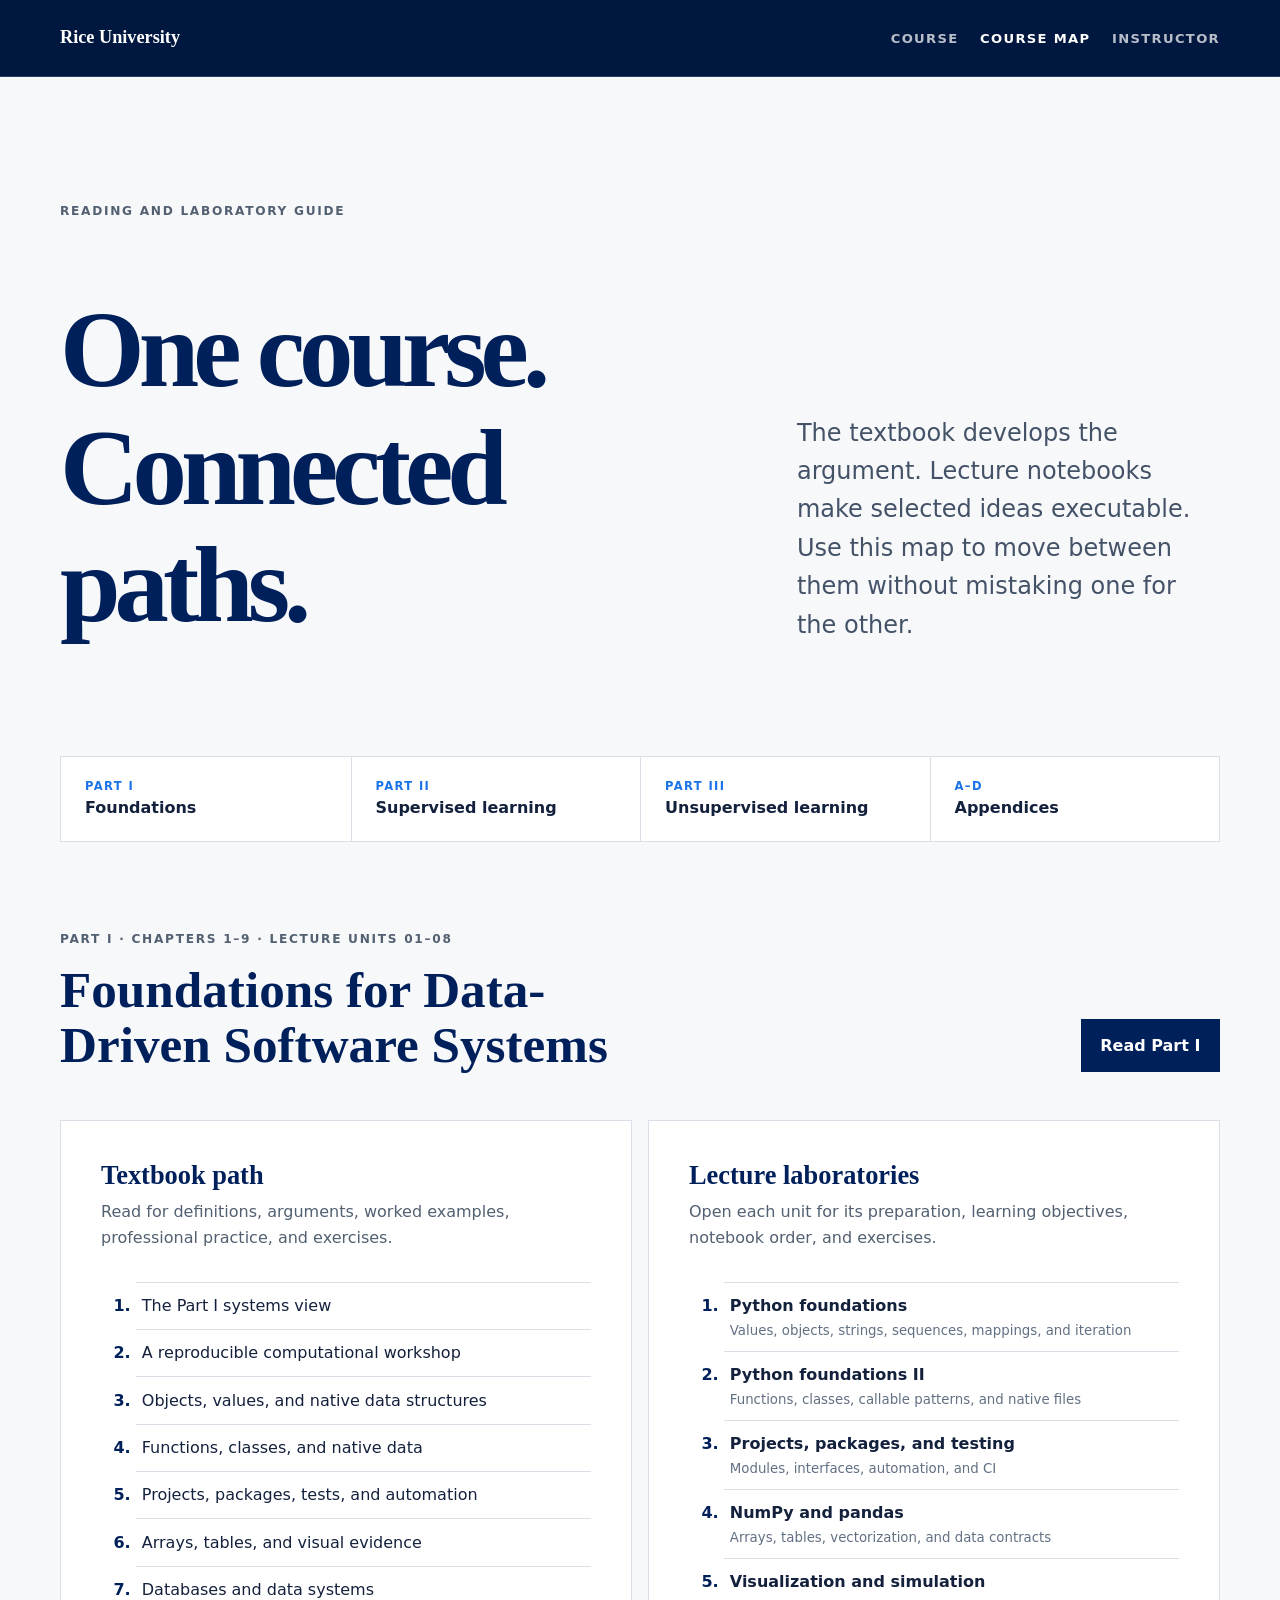
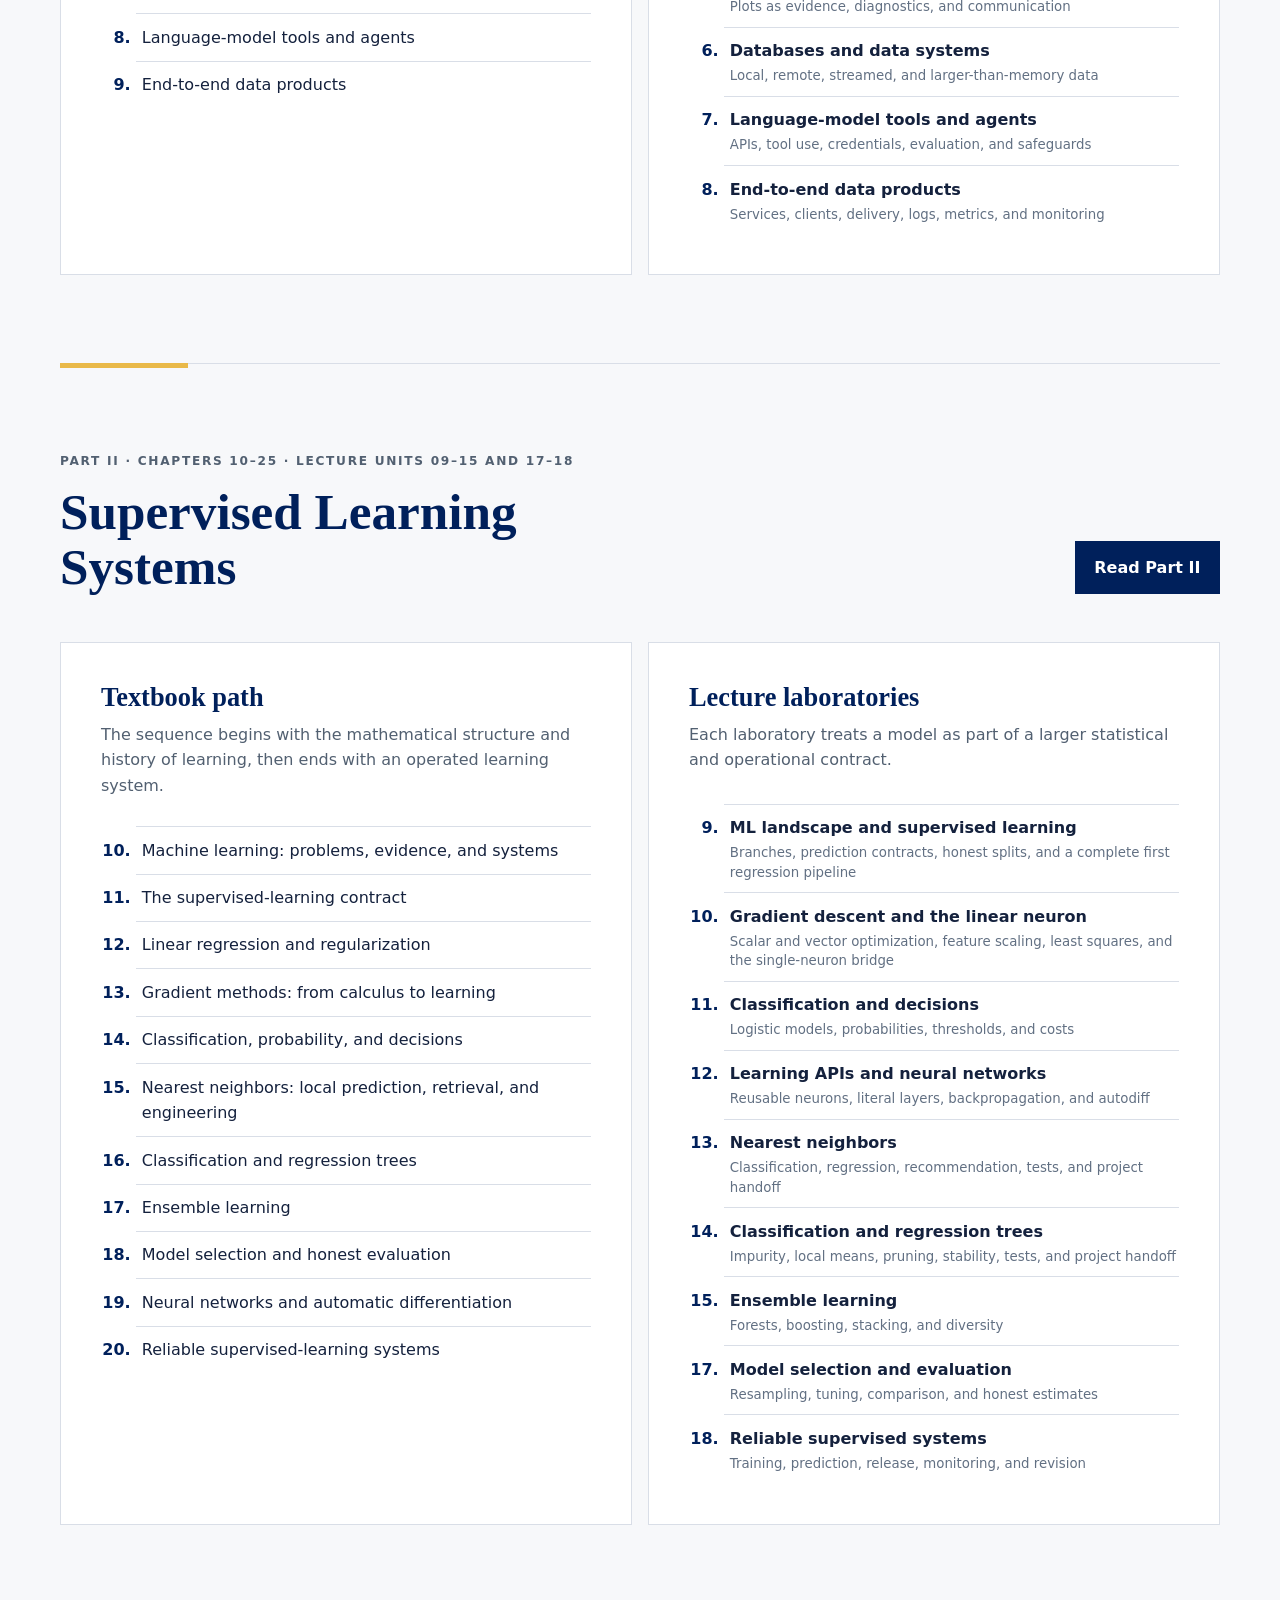
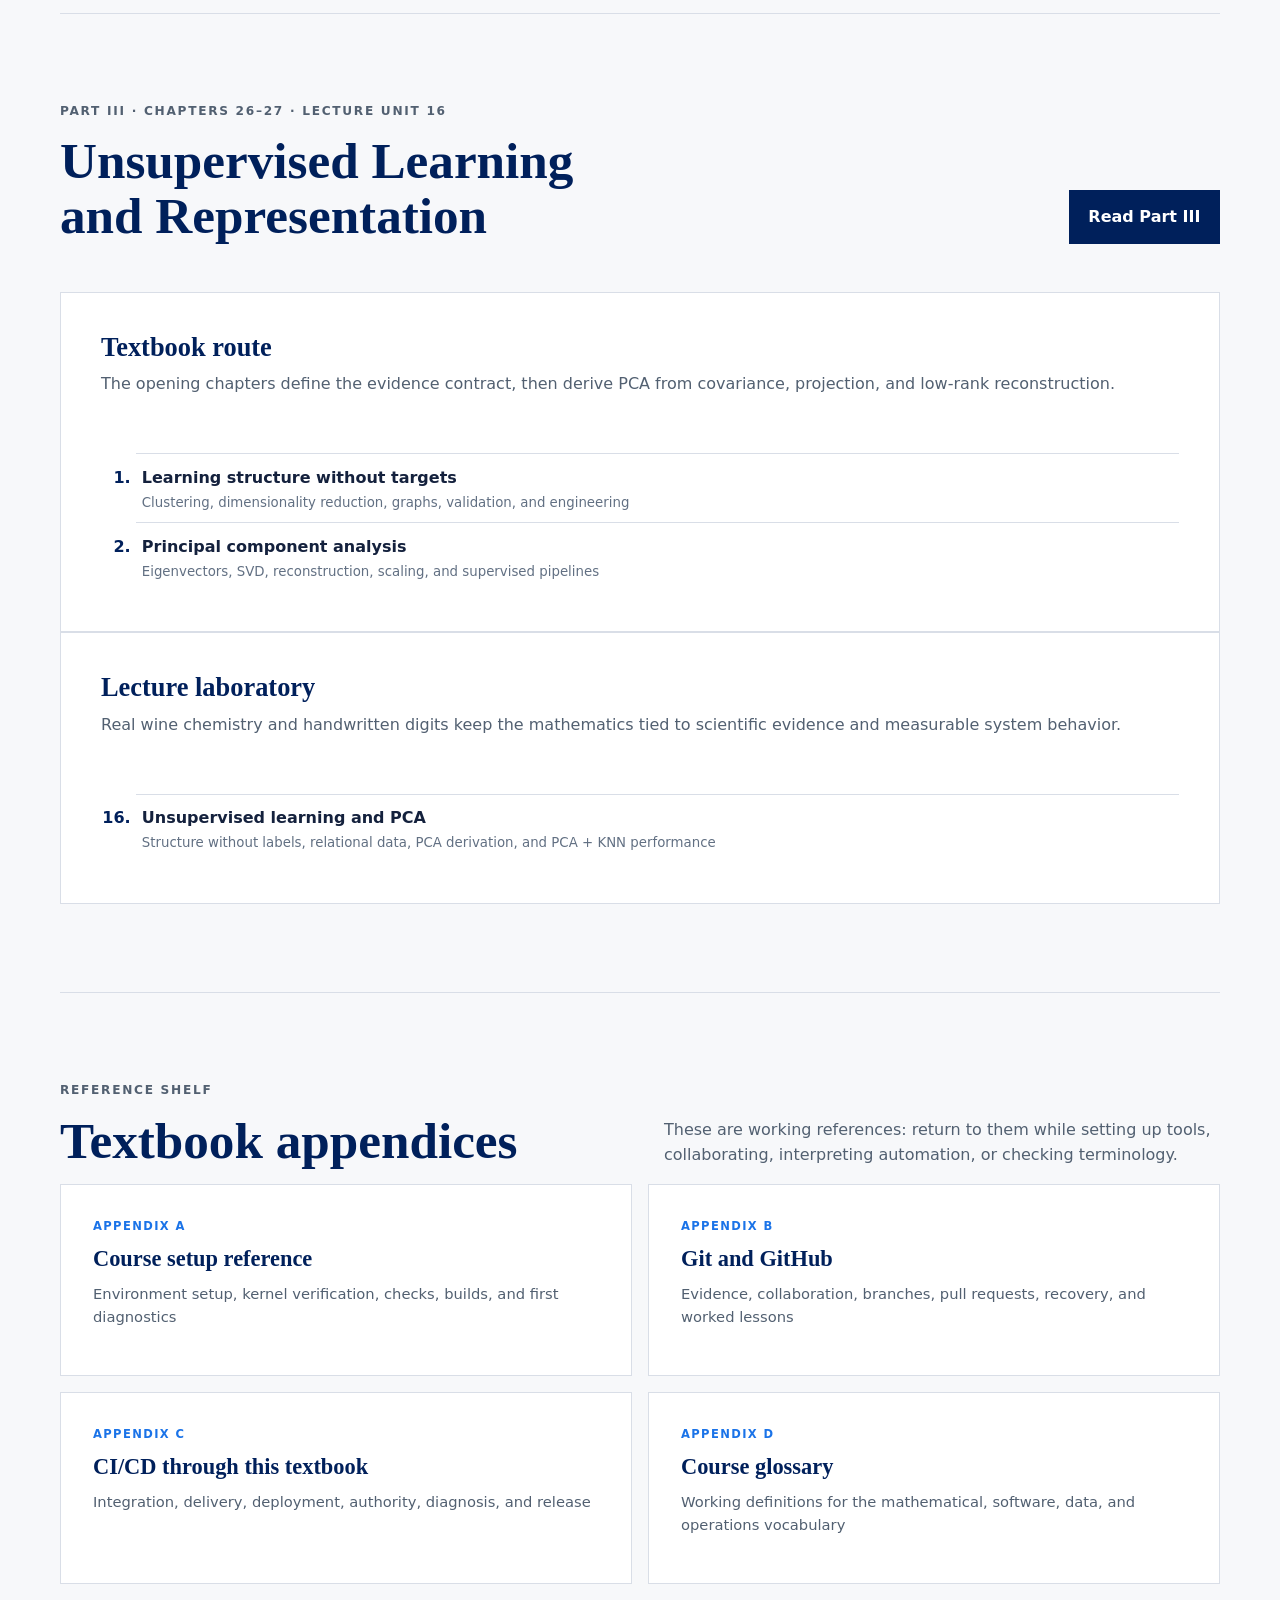
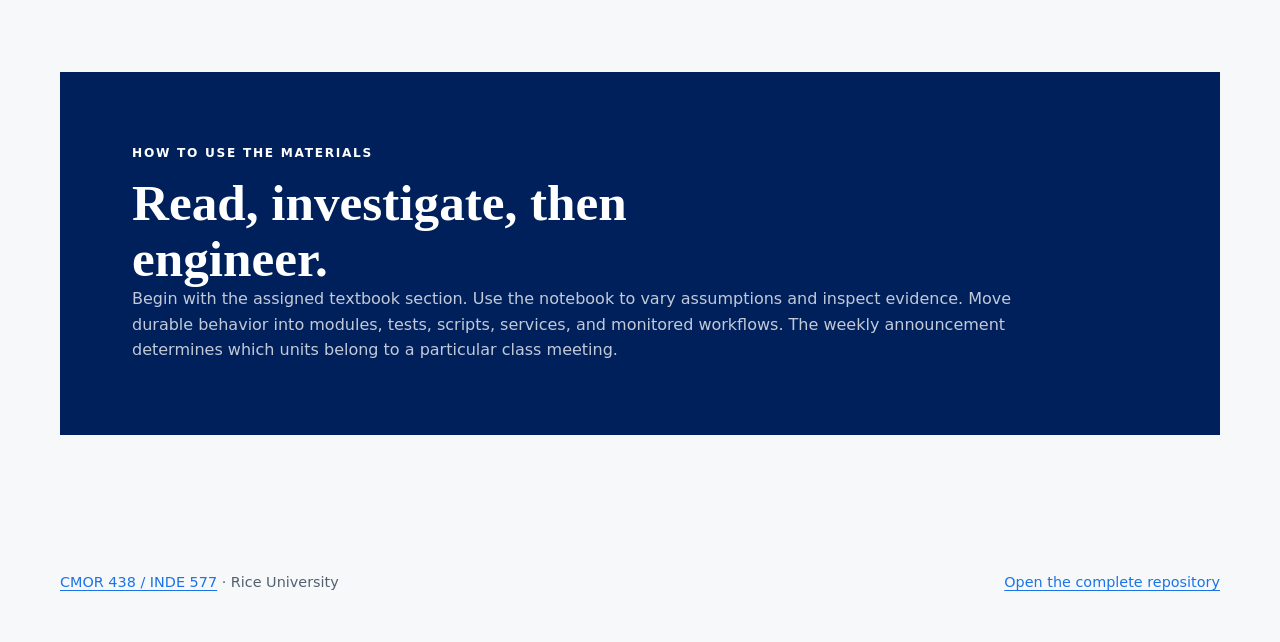
<file: site/course-map.html>
<!doctype html>
<html lang="en">
  <head>
    <meta charset="utf-8">
    <meta name="viewport" content="width=device-width, initial-scale=1">
    <meta name="description" content="A student map connecting the Data Science and Machine Learning textbook to lecture laboratories for CMOR 438 / INDE 577.">
    <title>Course Map | Data Science and Machine Learning</title>
    <link rel="icon" href="favicon.svg" type="image/svg+xml">
    <link rel="stylesheet" href="styles.css">
  </head>
  <body>
    <a class="skip-link" href="#main-content">Skip to the course map</a>

    <header class="site-header">
      <div class="header-inner">
        <a class="rice-mark" href="https://www.rice.edu/" aria-label="Rice University home">
          Rice University
        </a>
        <nav class="site-nav" aria-label="Primary navigation">
          <a href="index.html">Course</a>
          <a href="course-map.html" aria-current="page">Course map</a>
          <a href="instructor.html">Instructor</a>
        </nav>
      </div>
    </header>

    <main id="main-content" class="map-page">
      <section class="map-hero" aria-labelledby="map-title">
        <p class="eyebrow">Reading and laboratory guide</p>
        <h1 id="map-title">One course.<br>Connected paths.</h1>
        <p class="subtitle">The textbook develops the argument. Lecture notebooks make selected ideas executable. Use this map to move between them without mistaking one for the other.</p>
      </section>

      <nav class="map-jump" aria-label="Course parts">
        <a href="#part-i"><span>Part I</span> Foundations</a>
        <a href="#part-ii"><span>Part II</span> Supervised learning</a>
        <a href="#part-iii"><span>Part III</span> Unsupervised learning</a>
        <a href="#appendices"><span>A–D</span> Appendices</a>
      </nav>

      <section id="part-i" class="map-part" aria-labelledby="part-i-title">
        <div class="map-part-heading">
          <div>
            <p class="part-number">Part I · Chapters 1–9 · Lecture units 01–08</p>
            <h2 id="part-i-title">Foundations for Data-Driven Software Systems</h2>
          </div>
          <a class="button button-primary" href="textbook/data-science-machine-learning-textbook.pdf#page=19">Read Part I</a>
        </div>

        <div class="map-columns">
          <div class="map-column">
            <h3>Textbook path</h3>
            <p class="map-note">Read for definitions, arguments, worked examples, professional practice, and exercises.</p>
            <ol class="resource-list" start="1">
              <li>The Part I systems view</li>
              <li>A reproducible computational workshop</li>
              <li>Objects, values, and native data structures</li>
              <li>Functions, classes, and native data</li>
              <li>Projects, packages, tests, and automation</li>
              <li>Arrays, tables, and visual evidence</li>
              <li>Databases and data systems</li>
              <li>Language-model tools and agents</li>
              <li>End-to-end data products</li>
            </ol>
          </div>

          <div class="map-column">
            <h3>Lecture laboratories</h3>
            <p class="map-note">Open each unit for its preparation, learning objectives, notebook order, and exercises.</p>
            <ol class="resource-list linked-list">
              <li><a href="https://github.com/RandyRDavila/Data-Science-Machine-Learning-Fall-2026/tree/main/notebooks/lecture-01-python-foundations"><span>Python foundations</span><small>Values, objects, strings, sequences, mappings, and iteration</small></a></li>
              <li><a href="https://github.com/RandyRDavila/Data-Science-Machine-Learning-Fall-2026/tree/main/notebooks/lecture-02-python-foundations-ii"><span>Python foundations II</span><small>Functions, classes, callable patterns, and native files</small></a></li>
              <li><a href="https://github.com/RandyRDavila/Data-Science-Machine-Learning-Fall-2026/tree/main/notebooks/lecture-03-projects-packages-testing"><span>Projects, packages, and testing</span><small>Modules, interfaces, automation, and CI</small></a></li>
              <li><a href="https://github.com/RandyRDavila/Data-Science-Machine-Learning-Fall-2026/tree/main/notebooks/lecture-04-numpy-pandas"><span>NumPy and pandas</span><small>Arrays, tables, vectorization, and data contracts</small></a></li>
              <li><a href="https://github.com/RandyRDavila/Data-Science-Machine-Learning-Fall-2026/tree/main/notebooks/lecture-05-visualization-simulation"><span>Visualization and simulation</span><small>Plots as evidence, diagnostics, and communication</small></a></li>
              <li><a href="https://github.com/RandyRDavila/Data-Science-Machine-Learning-Fall-2026/tree/main/notebooks/lecture-06-databases-data-systems"><span>Databases and data systems</span><small>Local, remote, streamed, and larger-than-memory data</small></a></li>
              <li><a href="https://github.com/RandyRDavila/Data-Science-Machine-Learning-Fall-2026/tree/main/notebooks/lecture-07-llm-tools-agents"><span>Language-model tools and agents</span><small>APIs, tool use, credentials, evaluation, and safeguards</small></a></li>
              <li><a href="https://github.com/RandyRDavila/Data-Science-Machine-Learning-Fall-2026/tree/main/notebooks/lecture-08-end-to-end-data-products"><span>End-to-end data products</span><small>Services, clients, delivery, logs, metrics, and monitoring</small></a></li>
            </ol>
          </div>
        </div>
      </section>

      <section id="part-ii" class="map-part map-part-accent" aria-labelledby="part-ii-title">
        <div class="map-part-heading">
          <div>
            <p class="part-number">Part II · Chapters 10–25 · Lecture units 09–15 and 17–18</p>
            <h2 id="part-ii-title">Supervised Learning Systems</h2>
          </div>
          <a class="button button-primary" href="textbook/data-science-machine-learning-textbook.pdf#page=83">Read Part II</a>
        </div>

        <div class="map-columns">
          <div class="map-column">
            <h3>Textbook path</h3>
            <p class="map-note">The sequence begins with the mathematical structure and history of learning, then ends with an operated learning system.</p>
            <ol class="resource-list" start="10">
              <li>Machine learning: problems, evidence, and systems</li>
              <li>The supervised-learning contract</li>
              <li>Linear regression and regularization</li>
              <li>Gradient methods: from calculus to learning</li>
              <li>Classification, probability, and decisions</li>
              <li>Nearest neighbors: local prediction, retrieval, and engineering</li>
              <li>Classification and regression trees</li>
              <li>Ensemble learning</li>
              <li>Model selection and honest evaluation</li>
              <li>Neural networks and automatic differentiation</li>
              <li>Reliable supervised-learning systems</li>
            </ol>
          </div>

          <div class="map-column">
            <h3>Lecture laboratories</h3>
            <p class="map-note">Each laboratory treats a model as part of a larger statistical and operational contract.</p>
            <ol class="resource-list linked-list" start="9">
              <li><a href="https://github.com/RandyRDavila/Data-Science-Machine-Learning-Fall-2026/tree/main/notebooks/lecture-09-supervised-learning-systems"><span>ML landscape and supervised learning</span><small>Branches, prediction contracts, honest splits, and a complete first regression pipeline</small></a></li>
              <li><a href="https://github.com/RandyRDavila/Data-Science-Machine-Learning-Fall-2026/tree/main/notebooks/lecture-10-linear-regression-regularization"><span>Gradient descent and the linear neuron</span><small>Scalar and vector optimization, feature scaling, least squares, and the single-neuron bridge</small></a></li>
              <li><a href="https://github.com/RandyRDavila/Data-Science-Machine-Learning-Fall-2026/tree/main/notebooks/lecture-11-classification-decisions"><span>Classification and decisions</span><small>Logistic models, probabilities, thresholds, and costs</small></a></li>
              <li><a href="https://github.com/RandyRDavila/Data-Science-Machine-Learning-Fall-2026/tree/main/notebooks/lecture-12-neural-networks-autodiff"><span>Learning APIs and neural networks</span><small>Reusable neurons, literal layers, backpropagation, and autodiff</small></a></li>
              <li><a href="https://github.com/RandyRDavila/Data-Science-Machine-Learning-Fall-2026/tree/main/notebooks/lecture-13-nearest-neighbors"><span>Nearest neighbors</span><small>Classification, regression, recommendation, tests, and project handoff</small></a></li>
              <li><a href="https://github.com/RandyRDavila/Data-Science-Machine-Learning-Fall-2026/tree/main/notebooks/lecture-14-decision-trees"><span>Classification and regression trees</span><small>Impurity, local means, pruning, stability, tests, and project handoff</small></a></li>
              <li><a href="https://github.com/RandyRDavila/Data-Science-Machine-Learning-Fall-2026/tree/main/notebooks/lecture-15-ensemble-learning"><span>Ensemble learning</span><small>Forests, boosting, stacking, and diversity</small></a></li>
              <li value="17"><a href="https://github.com/RandyRDavila/Data-Science-Machine-Learning-Fall-2026/tree/main/notebooks/lecture-17-model-selection-evaluation"><span>Model selection and evaluation</span><small>Resampling, tuning, comparison, and honest estimates</small></a></li>
              <li><a href="https://github.com/RandyRDavila/Data-Science-Machine-Learning-Fall-2026/tree/main/notebooks/lecture-18-reliable-supervised-systems"><span>Reliable supervised systems</span><small>Training, prediction, release, monitoring, and revision</small></a></li>
            </ol>
          </div>
        </div>
      </section>

      <section id="part-iii" class="map-part" aria-labelledby="part-iii-title">
        <div class="map-part-heading">
          <div>
            <p class="part-number">Part III · Chapters 26–27 · Lecture unit 16</p>
            <h2 id="part-iii-title">Unsupervised Learning and Representation</h2>
          </div>
          <a class="button button-primary" href="textbook/data-science-machine-learning-textbook.pdf#page=226">Read Part III</a>
        </div>
        <div class="map-grid">
          <div class="map-column">
            <h3>Textbook route</h3>
            <p class="map-note">The opening chapters define the evidence contract, then derive PCA from covariance, projection, and low-rank reconstruction.</p>
            <ol class="resource-list linked-list">
              <li><a href="textbook/data-science-machine-learning-textbook.pdf#page=227"><span>Learning structure without targets</span><small>Clustering, dimensionality reduction, graphs, validation, and engineering</small></a></li>
              <li><a href="textbook/data-science-machine-learning-textbook.pdf#page=233"><span>Principal component analysis</span><small>Eigenvectors, SVD, reconstruction, scaling, and supervised pipelines</small></a></li>
            </ol>
          </div>
          <div class="map-column">
            <h3>Lecture laboratory</h3>
            <p class="map-note">Real wine chemistry and handwritten digits keep the mathematics tied to scientific evidence and measurable system behavior.</p>
            <ol class="resource-list linked-list" start="16">
              <li><a href="https://github.com/RandyRDavila/Data-Science-Machine-Learning-Fall-2026/tree/main/notebooks/lecture-16-unsupervised-learning"><span>Unsupervised learning and PCA</span><small>Structure without labels, relational data, PCA derivation, and PCA + KNN performance</small></a></li>
            </ol>
          </div>
        </div>
      </section>

      <section id="appendices" class="appendix-shelf" aria-labelledby="appendices-title">
        <div class="section-heading">
          <p class="section-number">Reference shelf</p>
          <h2 id="appendices-title">Textbook appendices</h2>
          <p>These are working references: return to them while setting up tools, collaborating, interpreting automation, or checking terminology.</p>
        </div>
        <div class="appendix-grid">
          <a href="textbook/data-science-machine-learning-textbook.pdf#page=240">
            <span>Appendix A</span>
            <strong>Course setup reference</strong>
            <small>Environment setup, kernel verification, checks, builds, and first diagnostics</small>
          </a>
          <a href="textbook/data-science-machine-learning-textbook.pdf#page=242">
            <span>Appendix B</span>
            <strong>Git and GitHub</strong>
            <small>Evidence, collaboration, branches, pull requests, recovery, and worked lessons</small>
          </a>
          <a href="textbook/data-science-machine-learning-textbook.pdf#page=265">
            <span>Appendix C</span>
            <strong>CI/CD through this textbook</strong>
            <small>Integration, delivery, deployment, authority, diagnosis, and release</small>
          </a>
          <a href="textbook/data-science-machine-learning-textbook.pdf#page=275">
            <span>Appendix D</span>
            <strong>Course glossary</strong>
            <small>Working definitions for the mathematical, software, data, and operations vocabulary</small>
          </a>
        </div>
      </section>

      <section class="map-guidance" aria-labelledby="map-guidance-title">
        <p class="section-number">How to use the materials</p>
        <h2 id="map-guidance-title">Read, investigate, then engineer.</h2>
        <p>Begin with the assigned textbook section. Use the notebook to vary assumptions and inspect evidence. Move durable behavior into modules, tests, scripts, services, and monitored workflows. The weekly announcement determines which units belong to a particular class meeting.</p>
      </section>
    </main>

    <footer>
      <p><a href="index.html">CMOR 438 / INDE 577</a> · Rice University</p>
      <p><a href="https://github.com/RandyRDavila/Data-Science-Machine-Learning-Fall-2026">Open the complete repository</a></p>
    </footer>
  </body>
</html>
</file>
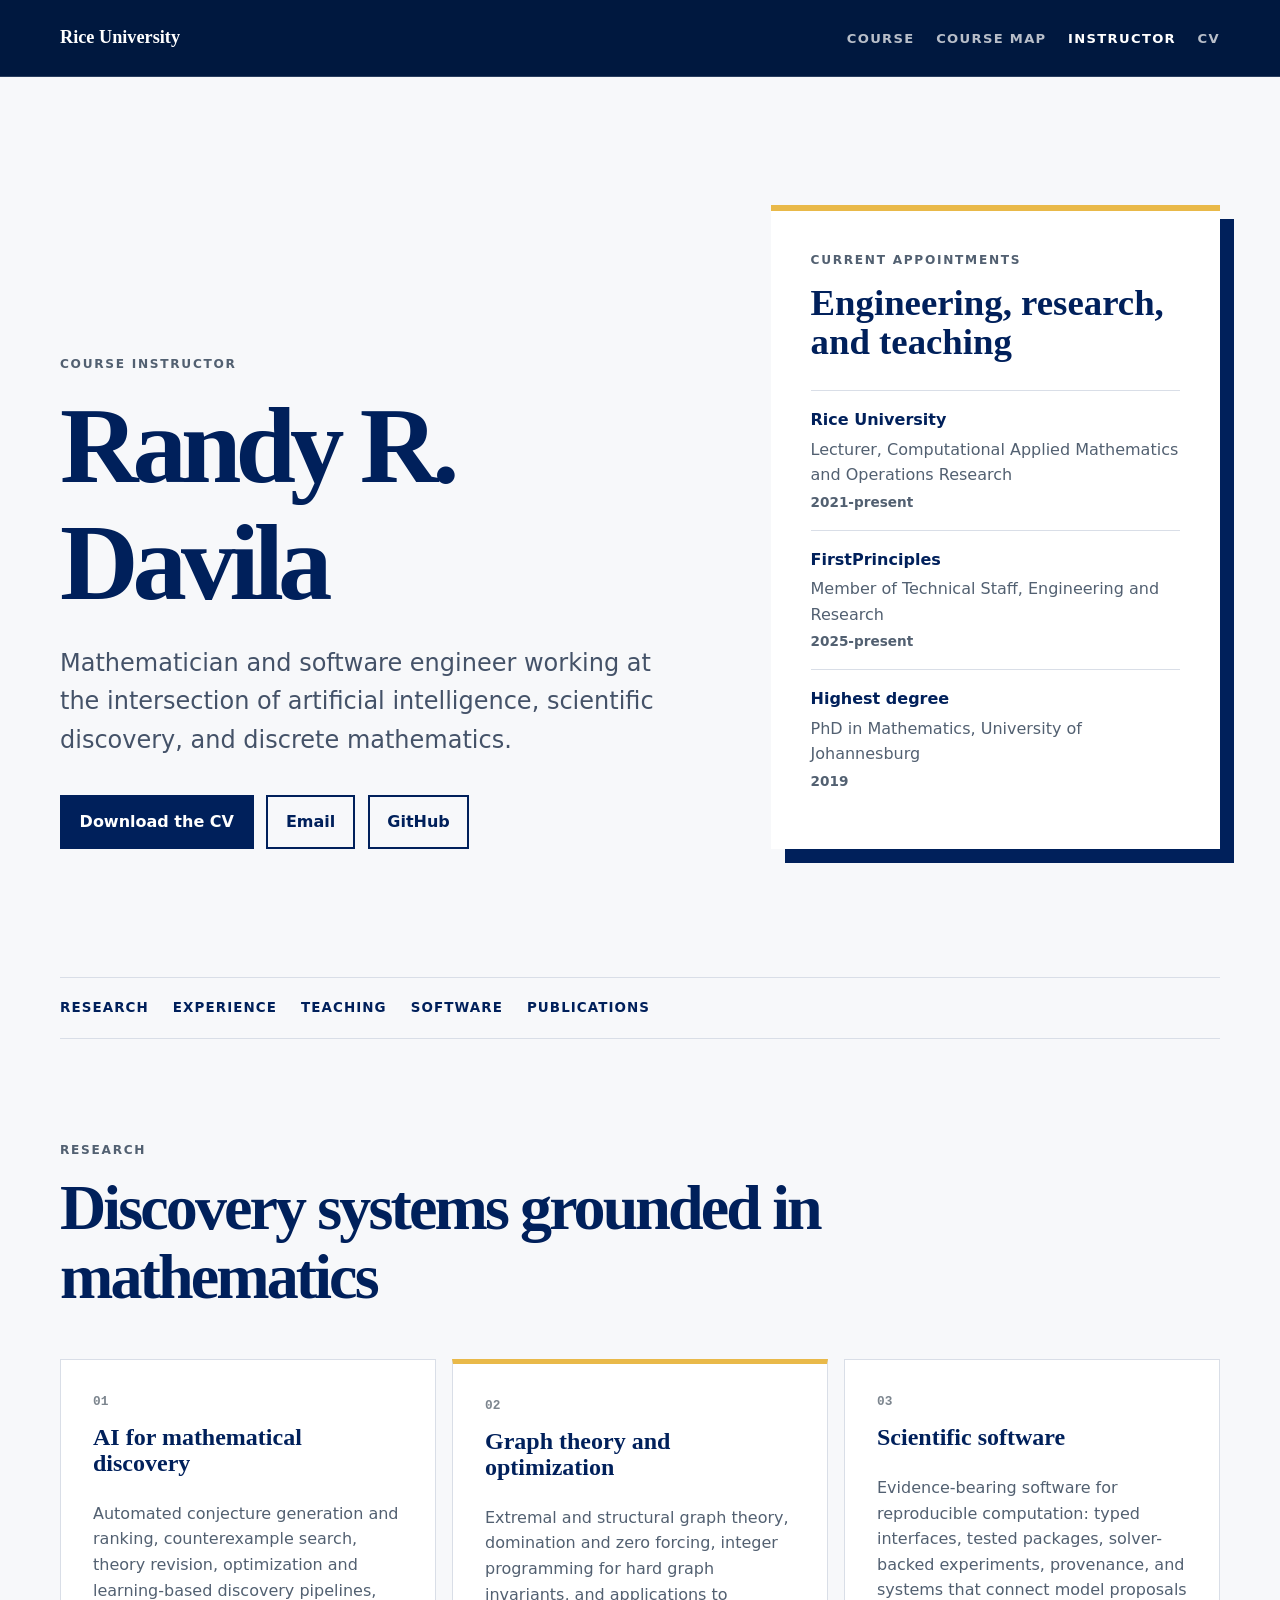
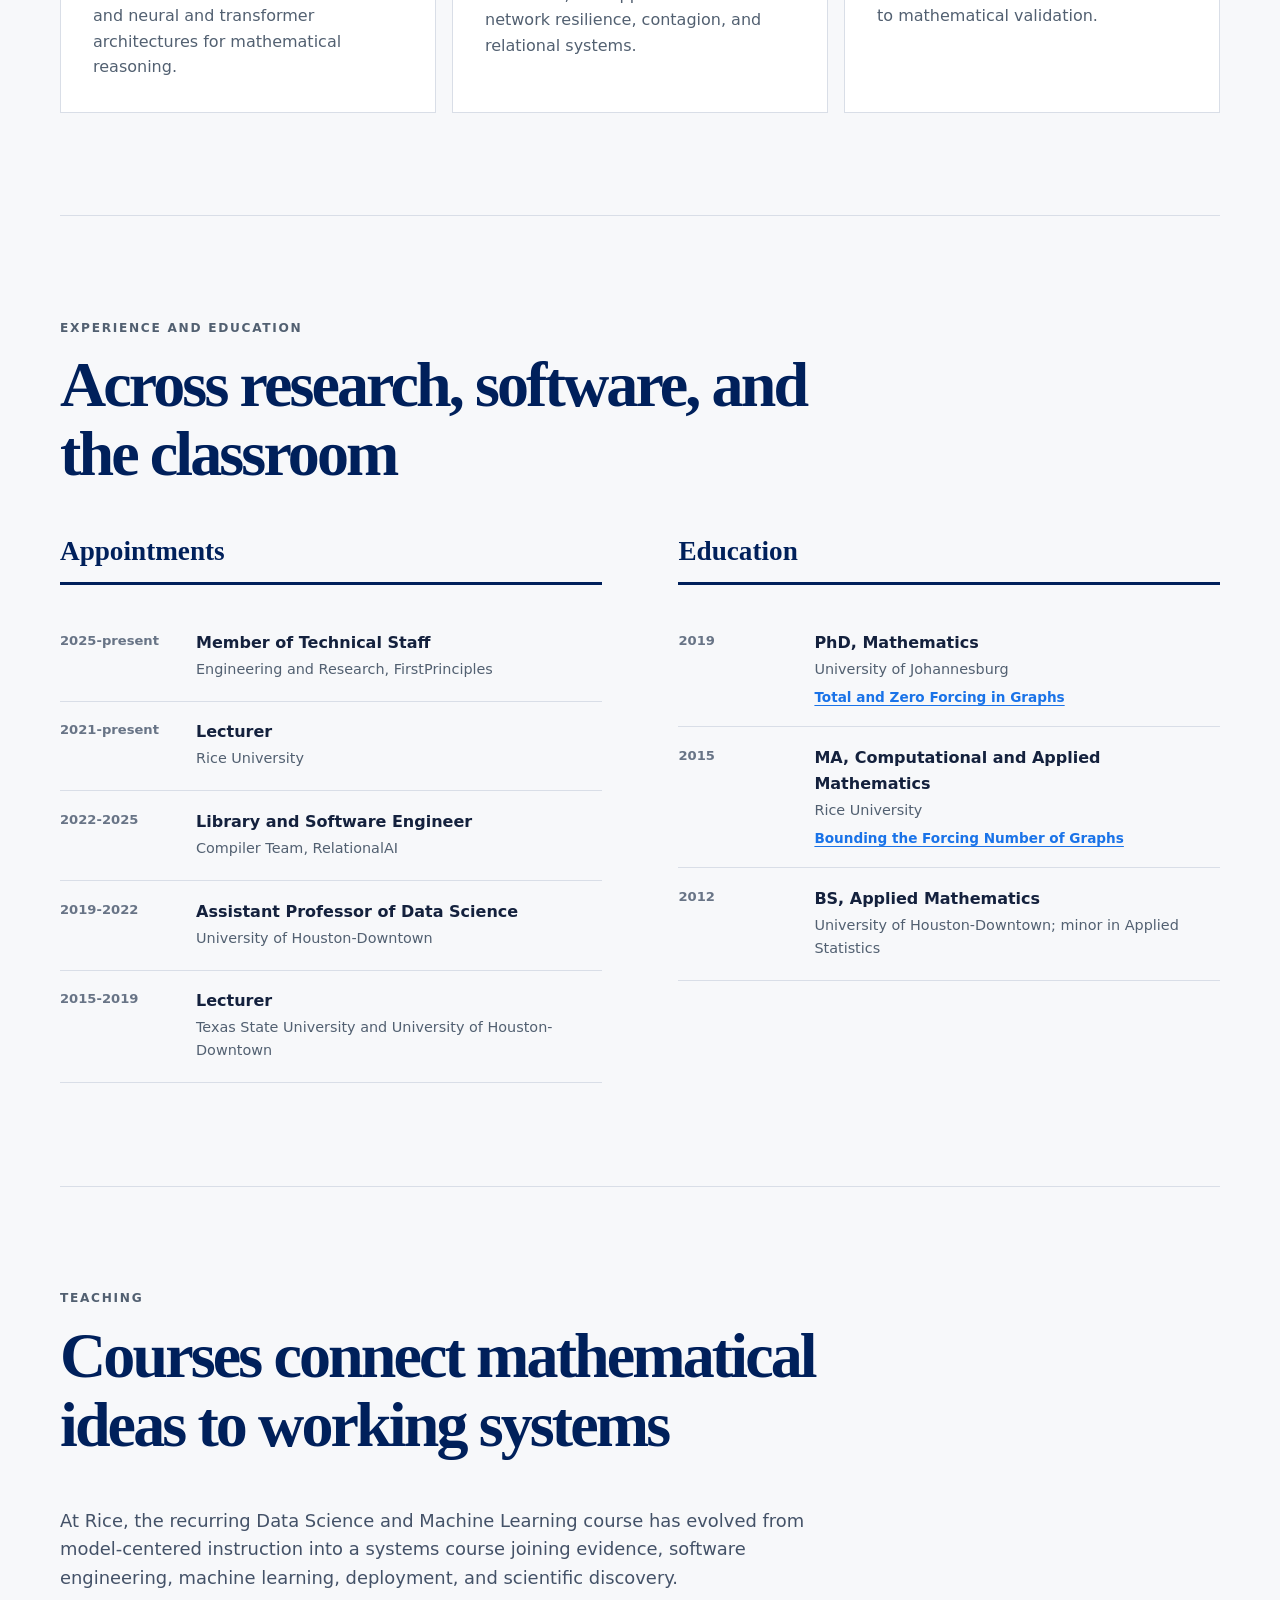
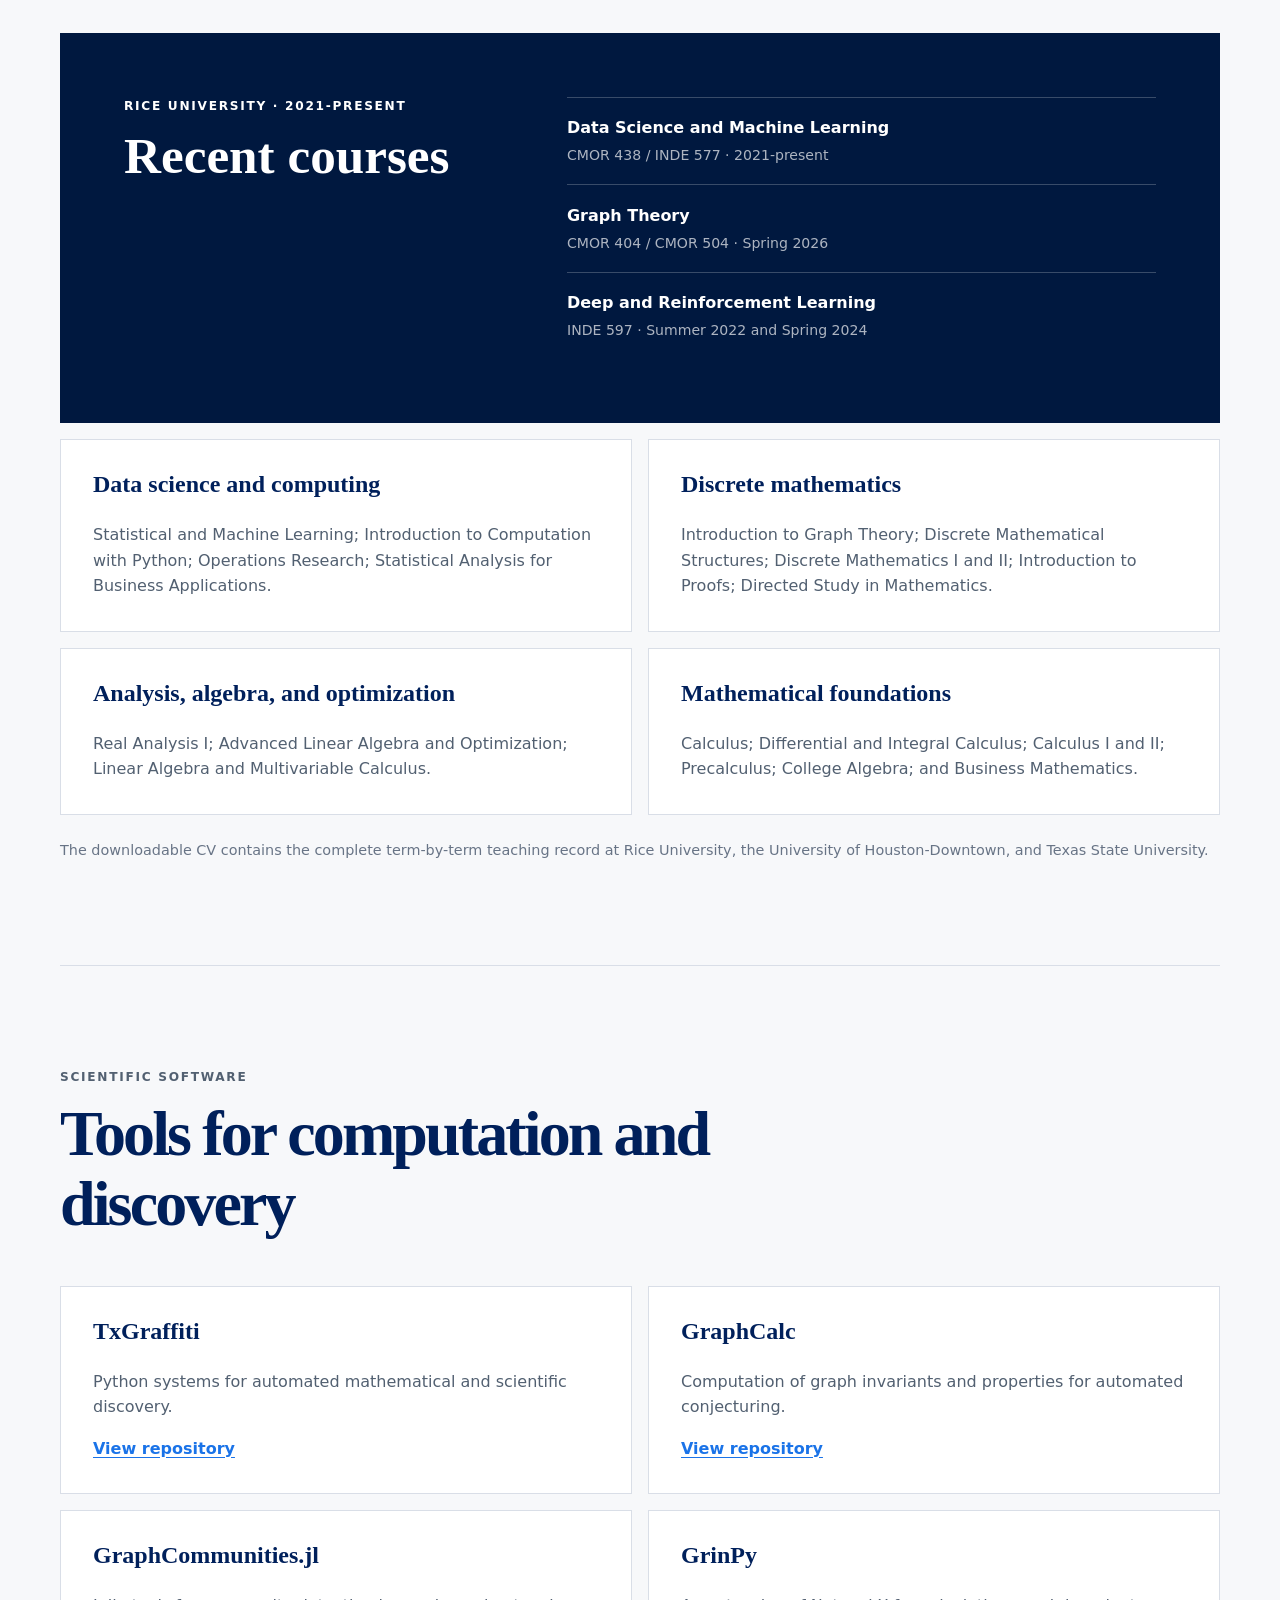
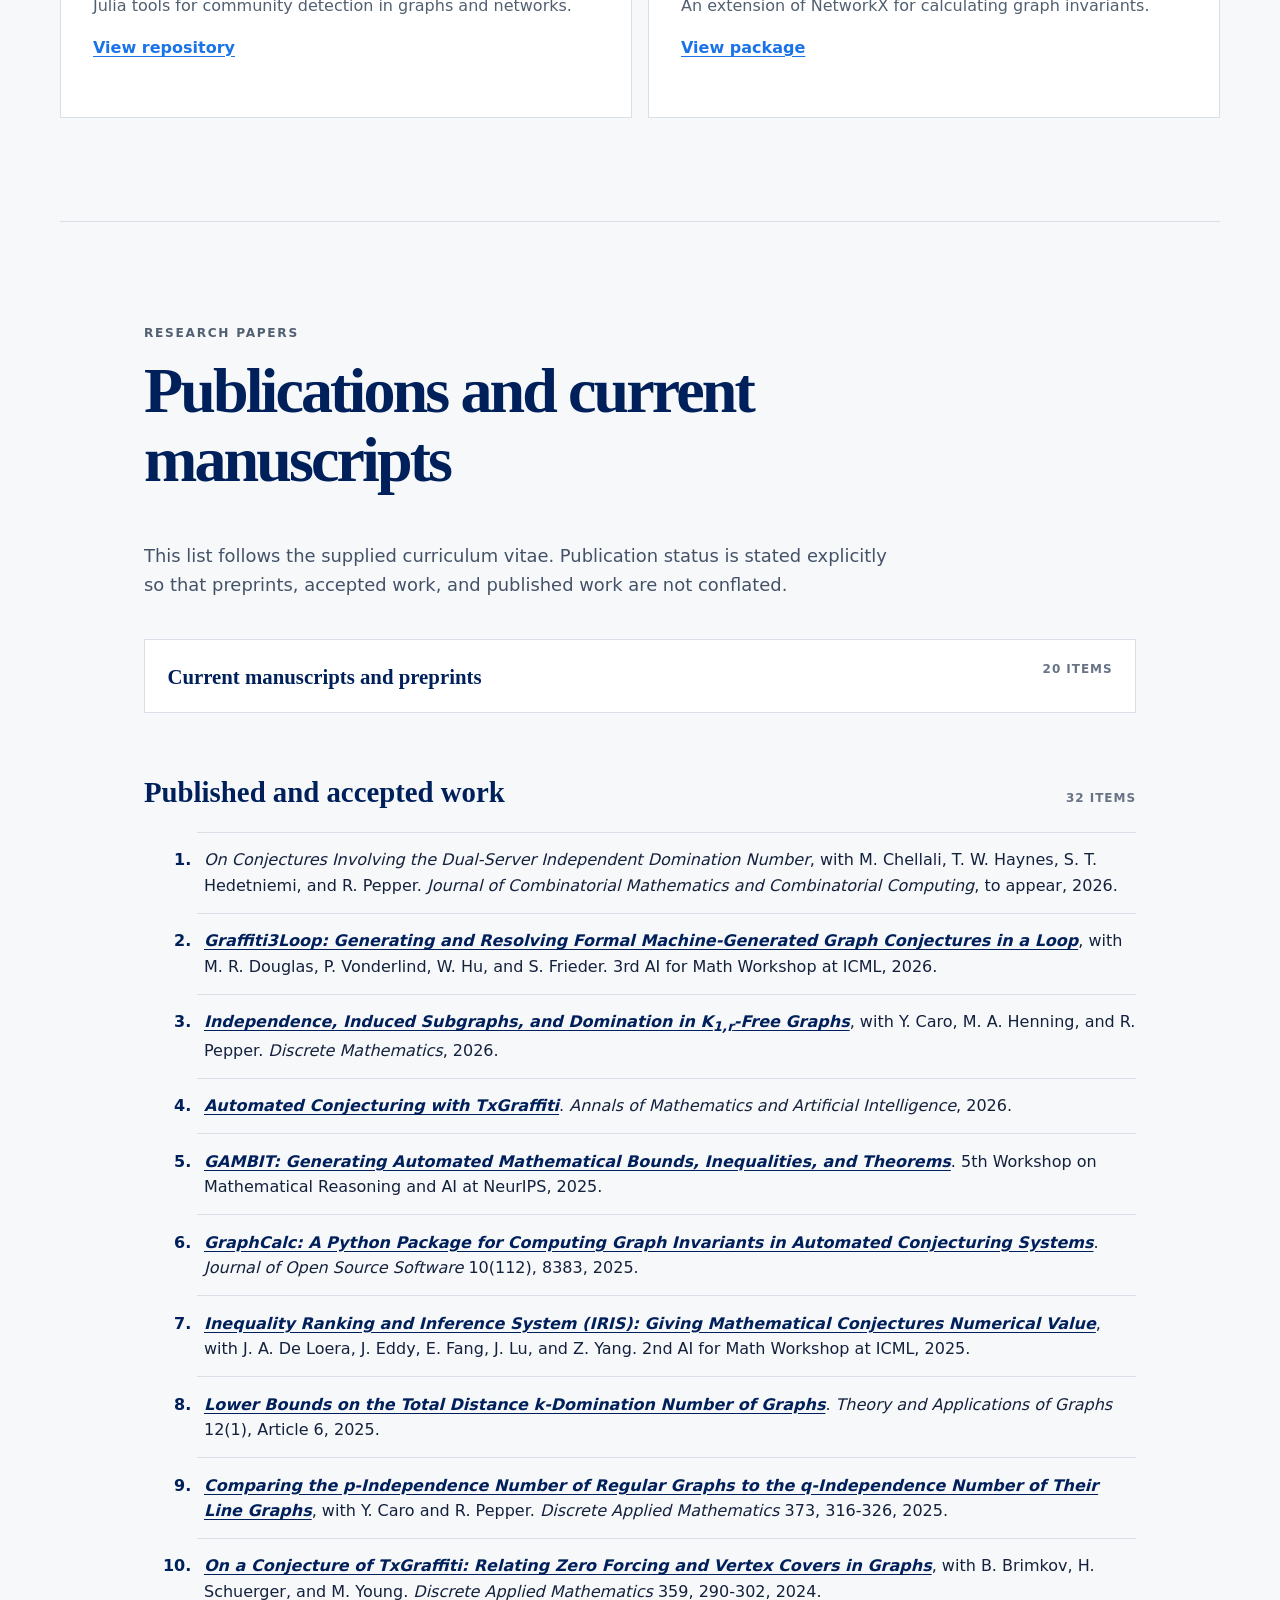
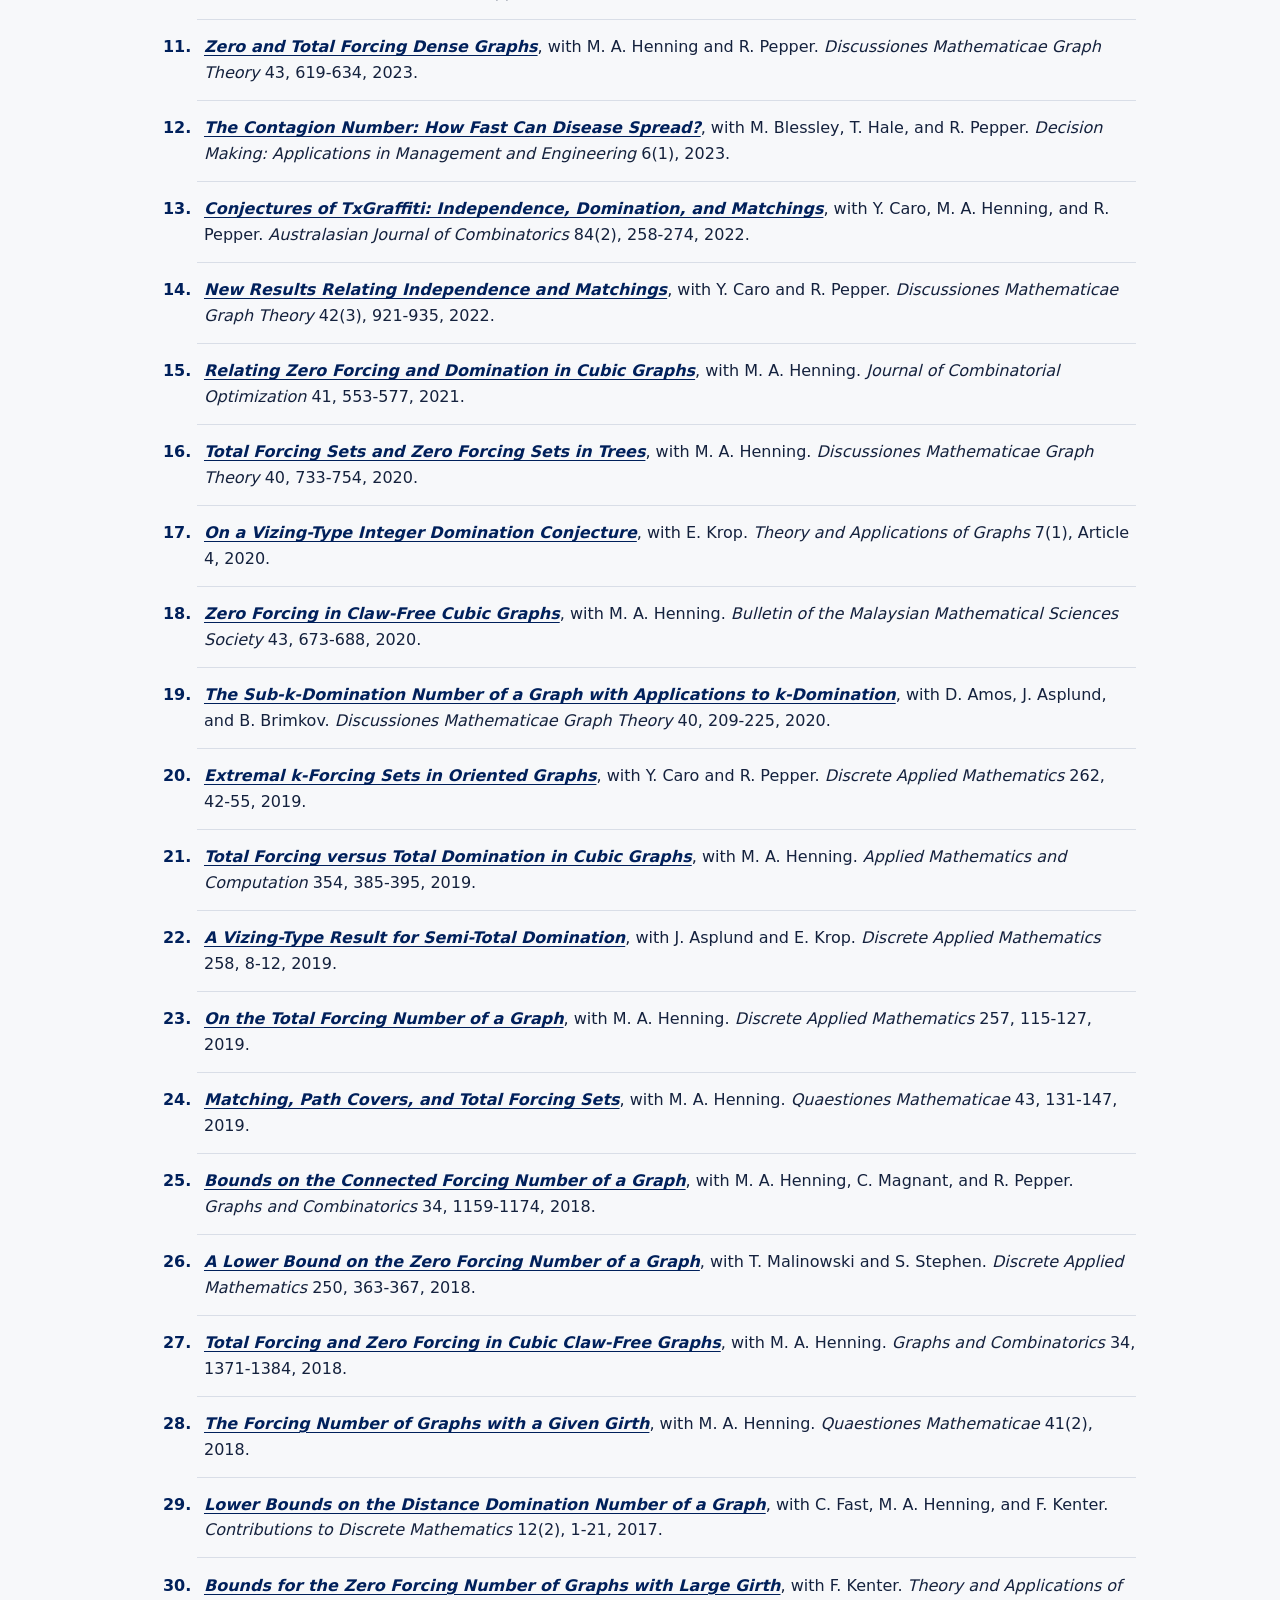
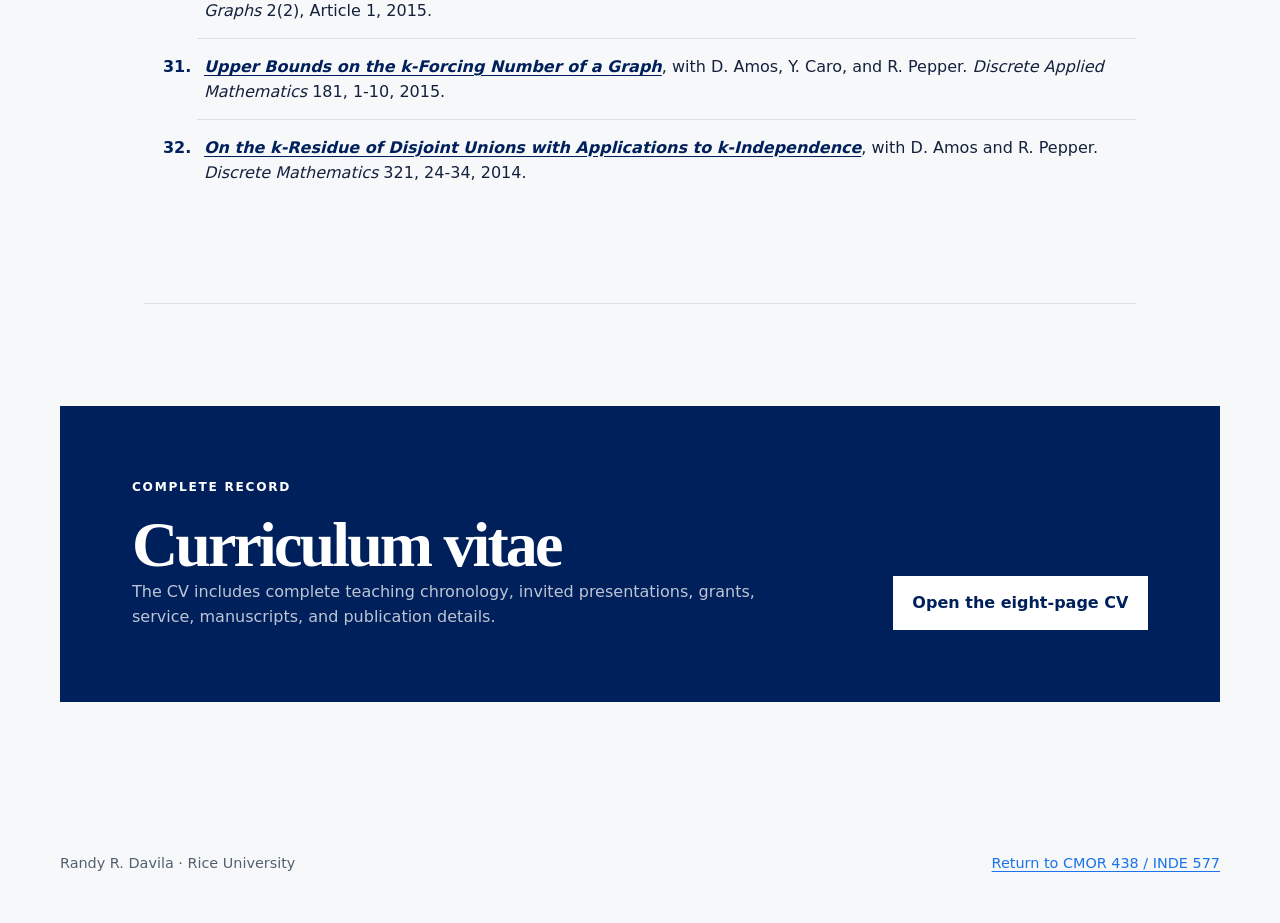
<file: site/instructor.html>
<!doctype html>
<html lang="en">
  <head>
    <meta charset="utf-8">
    <meta name="viewport" content="width=device-width, initial-scale=1">
    <meta name="description" content="Teaching, research, publications, and curriculum vitae for Randy R. Davila, lecturer at Rice University.">
    <title>Randy R. Davila | Rice University</title>
    <link rel="icon" href="favicon.svg" type="image/svg+xml">
    <link rel="stylesheet" href="styles.css">
  </head>
  <body>
    <a class="skip-link" href="#main-content">Skip to instructor information</a>

    <header class="site-header">
      <div class="header-inner">
        <a class="rice-mark" href="https://www.rice.edu/" aria-label="Rice University home">
          Rice University
        </a>
        <nav class="site-nav" aria-label="Primary navigation">
          <a href="index.html">Course</a>
          <a href="course-map.html">Course map</a>
          <a href="instructor.html" aria-current="page">Instructor</a>
          <a href="instructor/randy-davila-cv.pdf">CV</a>
        </nav>
      </div>
    </header>

    <main id="main-content" class="profile-page">
      <section class="profile-hero" aria-labelledby="instructor-name">
        <div class="profile-intro">
          <p class="eyebrow">Course instructor</p>
          <h1 id="instructor-name">Randy R.<br>Davila</h1>
          <p class="subtitle">Mathematician and software engineer working at the intersection of artificial intelligence, scientific discovery, and discrete mathematics.</p>
          <div class="actions">
            <a class="button button-primary" href="instructor/randy-davila-cv.pdf">Download the CV</a>
            <a class="button button-secondary" href="mailto:randy@firstprinciples.org">Email</a>
            <a class="button button-secondary" href="https://github.com/RandyRDavila">GitHub</a>
          </div>
        </div>

        <aside class="profile-facts" aria-label="Current appointments and education">
          <p class="section-number">Current appointments</p>
          <h2>Engineering, research, and teaching</h2>
          <dl>
            <div>
              <dt>Rice University</dt>
              <dd>Lecturer, Computational Applied Mathematics and Operations Research</dd>
              <dd>2021-present</dd>
            </div>
            <div>
              <dt>FirstPrinciples</dt>
              <dd>Member of Technical Staff, Engineering and Research</dd>
              <dd>2025-present</dd>
            </div>
            <div>
              <dt>Highest degree</dt>
              <dd>PhD in Mathematics, University of Johannesburg</dd>
              <dd>2019</dd>
            </div>
          </dl>
        </aside>
      </section>

      <nav class="profile-jump" aria-label="Instructor page sections">
        <a href="#research">Research</a>
        <a href="#experience">Experience</a>
        <a href="#teaching">Teaching</a>
        <a href="#software">Software</a>
        <a href="#publications">Publications</a>
      </nav>

      <section id="research" class="profile-section" aria-labelledby="research-title">
        <div class="section-heading profile-heading">
          <p class="section-number">Research</p>
          <h2 id="research-title">Discovery systems grounded in mathematics</h2>
        </div>
        <div class="research-grid">
          <article>
            <p class="topic-number">01</p>
            <h3>AI for mathematical discovery</h3>
            <p>Automated conjecture generation and ranking, counterexample search, theory revision, optimization and learning-based discovery pipelines, and neural and transformer architectures for mathematical reasoning.</p>
          </article>
          <article>
            <p class="topic-number">02</p>
            <h3>Graph theory and optimization</h3>
            <p>Extremal and structural graph theory, domination and zero forcing, integer programming for hard graph invariants, and applications to network resilience, contagion, and relational systems.</p>
          </article>
          <article>
            <p class="topic-number">03</p>
            <h3>Scientific software</h3>
            <p>Evidence-bearing software for reproducible computation: typed interfaces, tested packages, solver-backed experiments, provenance, and systems that connect model proposals to mathematical validation.</p>
          </article>
        </div>
      </section>

      <section id="experience" class="profile-section split-section" aria-labelledby="experience-title">
        <div class="section-heading profile-heading">
          <p class="section-number">Experience and education</p>
          <h2 id="experience-title">Across research, software, and the classroom</h2>
        </div>
        <div class="timeline-columns">
          <div>
            <h3>Appointments</h3>
            <ol class="timeline">
              <li><span>2025-present</span><strong>Member of Technical Staff</strong><small>Engineering and Research, FirstPrinciples</small></li>
              <li><span>2021-present</span><strong>Lecturer</strong><small>Rice University</small></li>
              <li><span>2022-2025</span><strong>Library and Software Engineer</strong><small>Compiler Team, RelationalAI</small></li>
              <li><span>2019-2022</span><strong>Assistant Professor of Data Science</strong><small>University of Houston-Downtown</small></li>
              <li><span>2015-2019</span><strong>Lecturer</strong><small>Texas State University and University of Houston-Downtown</small></li>
            </ol>
          </div>
          <div>
            <h3>Education</h3>
            <ol class="timeline">
              <li><span>2019</span><strong>PhD, Mathematics</strong><small>University of Johannesburg</small><a href="https://ujcontent.uj.ac.za/esploro/outputs/doctoral/Total-and-zero-forcing-in-graphs/9912111507691">Total and Zero Forcing in Graphs</a></li>
              <li><span>2015</span><strong>MA, Computational and Applied Mathematics</strong><small>Rice University</small><a href="https://scholarship.rice.edu/handle/1911/87761">Bounding the Forcing Number of Graphs</a></li>
              <li><span>2012</span><strong>BS, Applied Mathematics</strong><small>University of Houston-Downtown; minor in Applied Statistics</small></li>
            </ol>
          </div>
        </div>
      </section>

      <section id="teaching" class="profile-section" aria-labelledby="teaching-title">
        <div class="section-heading profile-heading">
          <p class="section-number">Teaching</p>
          <h2 id="teaching-title">Courses connect mathematical ideas to working systems</h2>
        </div>
        <p class="section-lead">At Rice, the recurring Data Science and Machine Learning course has evolved from model-centered instruction into a systems course joining evidence, software engineering, machine learning, deployment, and scientific discovery.</p>

        <div class="teaching-feature">
          <div>
            <p class="part-number">Rice University · 2021-present</p>
            <h3>Recent courses</h3>
          </div>
          <ul class="course-list">
            <li><strong>Data Science and Machine Learning</strong><span>CMOR 438 / INDE 577 · 2021-present</span></li>
            <li><strong>Graph Theory</strong><span>CMOR 404 / CMOR 504 · Spring 2026</span></li>
            <li><strong>Deep and Reinforcement Learning</strong><span>INDE 597 · Summer 2022 and Spring 2024</span></li>
          </ul>
        </div>

        <div class="teaching-history">
          <article>
            <h3>Data science and computing</h3>
            <p>Statistical and Machine Learning; Introduction to Computation with Python; Operations Research; Statistical Analysis for Business Applications.</p>
          </article>
          <article>
            <h3>Discrete mathematics</h3>
            <p>Introduction to Graph Theory; Discrete Mathematical Structures; Discrete Mathematics I and II; Introduction to Proofs; Directed Study in Mathematics.</p>
          </article>
          <article>
            <h3>Analysis, algebra, and optimization</h3>
            <p>Real Analysis I; Advanced Linear Algebra and Optimization; Linear Algebra and Multivariable Calculus.</p>
          </article>
          <article>
            <h3>Mathematical foundations</h3>
            <p>Calculus; Differential and Integral Calculus; Calculus I and II; Precalculus; College Algebra; and Business Mathematics.</p>
          </article>
        </div>
        <p class="source-note">The downloadable CV contains the complete term-by-term teaching record at Rice University, the University of Houston-Downtown, and Texas State University.</p>
      </section>

      <section id="software" class="profile-section" aria-labelledby="software-title">
        <div class="section-heading profile-heading">
          <p class="section-number">Scientific software</p>
          <h2 id="software-title">Tools for computation and discovery</h2>
        </div>
        <div class="software-grid">
          <article><h3>TxGraffiti</h3><p>Python systems for automated mathematical and scientific discovery.</p><a href="https://github.com/RandyRDavila/TxGraffiti2">View repository</a></article>
          <article><h3>GraphCalc</h3><p>Computation of graph invariants and properties for automated conjecturing.</p><a href="https://github.com/RandyRDavila/graphcalc">View repository</a></article>
          <article><h3>GraphCommunities.jl</h3><p>Julia tools for community detection in graphs and networks.</p><a href="https://github.com/RandyRDavila/GraphCommunities.jl">View repository</a></article>
          <article><h3>GrinPy</h3><p>An extension of NetworkX for calculating graph invariants.</p><a href="https://pypi.org/project/grinpy/">View package</a></article>
        </div>
      </section>

      <section id="publications" class="profile-section publications-section" aria-labelledby="publications-title">
        <div class="section-heading profile-heading">
          <p class="section-number">Research papers</p>
          <h2 id="publications-title">Publications and current manuscripts</h2>
        </div>
        <p class="section-lead">This list follows the supplied curriculum vitae. Publication status is stated explicitly so that preprints, accepted work, and published work are not conflated.</p>

        <details class="publication-disclosure">
          <summary>Current manuscripts and preprints <span>20 items</span></summary>
          <ol class="manuscript-list">
            <li><cite>Impurity Graphs, Duality, and Real-Rooted Hamiltonians in Y<sup>p,q</sup></cite>, with Y-H. Hu and S. Franco. To be submitted, 2026.</li>
            <li><cite>From Counterexamples to Theorems: The Theo-Conjecture Loop in Scientific Discovery</cite>, with Y-H. Hu and E. Pitchford. Submitted, 2026.</li>
            <li><cite>Prime-Transparent Intervals and the Residue of Common-Divisor Graphs</cite>. Submitted, 2026.</li>
            <li><cite>Pressure Monotonicity, Jacobi Curvature, and Fragmentation of Capillary Branches</cite>. Submitted, 2026.</li>
            <li><cite>Neighbor Nominations and Total Domination in Graphs</cite>, with M. A. Henning. Submitted, 2026.</li>
            <li><cite>Bond-Imbalance Participation in Benzenoid Hydrocarbons: Product Laws, Sharp Families, and Hückel π-Electron Energy</cite>. Submitted, 2026.</li>
            <li><cite>Skew Forts and Cycle Structure in Claw-Free Graphs</cite>. Submitted, 2026.</li>
            <li><cite>Local Forcing Pieces and Polynomial Upper Bounds for the Zero Forcing Number</cite>. Submitted, 2026.</li>
            <li><cite>Exact Fidelity-Unitarity Frontiers for Unital Qubit Channels</cite>. Submitted, 2026.</li>
            <li><cite>Sharp Pairwise-to-Global Joint-Measurability Ratios for Unbiased Qubit Measurements</cite>. Submitted, 2026.</li>
            <li><cite>Cops and Zombies in Claw-Free Graphs</cite>, with M. A. Henning. Submitted, 2026.</li>
            <li><a href="https://arxiv.org/abs/2608.04040"><cite>Havel-Hakimi Residues of Common-Divisor Graphs: Complete Asymptotics and Prime Spectral Filters</cite></a>. To be submitted, 2026.</li>
            <li><a href="https://arxiv.org/abs/2608.05972"><cite>Geometry-Only CSL/DP Ratios and the Nonuniqueness of Decoherence Kernels</cite></a>, with G. J. Milburn. Submitted, 2026.</li>
            <li><a href="https://arxiv.org/abs/2607.16382"><cite>The Zombie Damage Number of a Graph</cite></a>. Submitted, 2026.</li>
            <li><cite>Zero Forcing in Rooted Product Graphs and Zero Forcing Density</cite>, with M. Arulperumjothi, M. Subha, and S. Prabhu. Submitted, 2026.</li>
            <li><cite>Dual-Server Independent Domination in Graphs</cite>, with M. Chellali, T. W. Haynes, S. T. Hedetniemi, and R. Pepper. Submitted, 2026.</li>
            <li><a href="https://arxiv.org/abs/2406.19231"><cite>Another Conjecture of TxGraffiti Concerning Zero Forcing and Domination in Graphs</cite></a>. Submitted, 2026.</li>
            <li><a href="https://arxiv.org/abs/2507.11194"><cite>On Connected Zero Forcing Sets: Density, Enumeration, and Products</cite></a>, with B. Brimkov and H. Schuerger. Submitted, 2025.</li>
            <li><a href="https://arxiv.org/abs/2412.03463"><cite>A Characterization of Claw-Free Graphs Using Zero Forcing Invariants</cite></a>, with H. Schuerger and B. Small. Journal of Graph Theory, revisions submitted, 2025.</li>
            <li><cite>Executable Mathematical Artifacts in Discovery: An Advisor-Supervised AI Loop for Conjectures, Counterexamples, and Proofs</cite>. Journal of Automated Reasoning, revisions submitted, 2026.</li>
          </ol>
        </details>

        <h3 class="publication-subheading">Published and accepted work <span>32 items</span></h3>
        <ol class="publication-list">
          <li class="publication-item"><cite>On Conjectures Involving the Dual-Server Independent Domination Number</cite>, with M. Chellali, T. W. Haynes, S. T. Hedetniemi, and R. Pepper. <em>Journal of Combinatorial Mathematics and Combinatorial Computing</em>, to appear, 2026.</li>
          <li class="publication-item"><a href="https://openreview.net/forum?id=obF2i1dK5w"><cite>Graffiti3Loop: Generating and Resolving Formal Machine-Generated Graph Conjectures in a Loop</cite></a>, with M. R. Douglas, P. Vonderlind, W. Hu, and S. Frieder. 3rd AI for Math Workshop at ICML, 2026.</li>
          <li class="publication-item"><a href="https://arxiv.org/abs/2501.05291"><cite>Independence, Induced Subgraphs, and Domination in K<sub>1,r</sub>-Free Graphs</cite></a>, with Y. Caro, M. A. Henning, and R. Pepper. <em>Discrete Mathematics</em>, 2026.</li>
          <li class="publication-item"><a href="https://link.springer.com/article/10.1007/s10472-026-10005-5"><cite>Automated Conjecturing with TxGraffiti</cite></a>. <em>Annals of Mathematics and Artificial Intelligence</em>, 2026.</li>
          <li class="publication-item"><a href="https://openreview.net/pdf?id=yaTlHQAlmJ"><cite>GAMBIT: Generating Automated Mathematical Bounds, Inequalities, and Theorems</cite></a>. 5th Workshop on Mathematical Reasoning and AI at NeurIPS, 2025.</li>
          <li class="publication-item"><a href="https://joss.theoj.org/papers/10.21105/joss.08383"><cite>GraphCalc: A Python Package for Computing Graph Invariants in Automated Conjecturing Systems</cite></a>. <em>Journal of Open Source Software</em> 10(112), 8383, 2025.</li>
          <li class="publication-item"><a href="https://openreview.net/attachment?id=v6Ulp3U1ZT&amp;name=pdf"><cite>Inequality Ranking and Inference System (IRIS): Giving Mathematical Conjectures Numerical Value</cite></a>, with J. A. De Loera, J. Eddy, E. Fang, J. Lu, and Z. Yang. 2nd AI for Math Workshop at ICML, 2025.</li>
          <li class="publication-item"><a href="https://digitalcommons.georgiasouthern.edu/tag/vol12/iss1/6/"><cite>Lower Bounds on the Total Distance k-Domination Number of Graphs</cite></a>. <em>Theory and Applications of Graphs</em> 12(1), Article 6, 2025.</li>
          <li class="publication-item"><a href="https://www.sciencedirect.com/science/article/pii/S0166218X25002653"><cite>Comparing the p-Independence Number of Regular Graphs to the q-Independence Number of Their Line Graphs</cite></a>, with Y. Caro and R. Pepper. <em>Discrete Applied Mathematics</em> 373, 316-326, 2025.</li>
          <li class="publication-item"><a href="https://www.sciencedirect.com/science/article/pii/S0166218X24003585"><cite>On a Conjecture of TxGraffiti: Relating Zero Forcing and Vertex Covers in Graphs</cite></a>, with B. Brimkov, H. Schuerger, and M. Young. <em>Discrete Applied Mathematics</em> 359, 290-302, 2024.</li>
          <li class="publication-item"><a href="https://www.dmgt.uz.zgora.pl/publish/pdf.php?doi=2389"><cite>Zero and Total Forcing Dense Graphs</cite></a>, with M. A. Henning and R. Pepper. <em>Discussiones Mathematicae Graph Theory</em> 43, 619-634, 2023.</li>
          <li class="publication-item"><a href="https://dmame-journal.org/index.php/dmame/article/view/551"><cite>The Contagion Number: How Fast Can Disease Spread?</cite></a>, with M. Blessley, T. Hale, and R. Pepper. <em>Decision Making: Applications in Management and Engineering</em> 6(1), 2023.</li>
          <li class="publication-item"><a href="https://ajc.maths.uq.edu.au/pdf/84/ajc_v84_p258.pdf"><cite>Conjectures of TxGraffiti: Independence, Domination, and Matchings</cite></a>, with Y. Caro, M. A. Henning, and R. Pepper. <em>Australasian Journal of Combinatorics</em> 84(2), 258-274, 2022.</li>
          <li class="publication-item"><a href="https://www.dmgt.uz.zgora.pl/publish/pdf.php?doi=2317"><cite>New Results Relating Independence and Matchings</cite></a>, with Y. Caro and R. Pepper. <em>Discussiones Mathematicae Graph Theory</em> 42(3), 921-935, 2022.</li>
          <li class="publication-item"><a href="https://doi.org/10.1007/s10878-020-00692-z"><cite>Relating Zero Forcing and Domination in Cubic Graphs</cite></a>, with M. A. Henning. <em>Journal of Combinatorial Optimization</em> 41, 553-577, 2021.</li>
          <li class="publication-item"><a href="https://www.dmgt.uz.zgora.pl/publish/article.php?doi=2136"><cite>Total Forcing Sets and Zero Forcing Sets in Trees</cite></a>, with M. A. Henning. <em>Discussiones Mathematicae Graph Theory</em> 40, 733-754, 2020.</li>
          <li class="publication-item"><a href="https://digitalcommons.georgiasouthern.edu/tag/vol7/iss1/4/"><cite>On a Vizing-Type Integer Domination Conjecture</cite></a>, with E. Krop. <em>Theory and Applications of Graphs</em> 7(1), Article 4, 2020.</li>
          <li class="publication-item"><a href="https://link.springer.com/article/10.1007%2Fs40840-018-00705-5"><cite>Zero Forcing in Claw-Free Cubic Graphs</cite></a>, with M. A. Henning. <em>Bulletin of the Malaysian Mathematical Sciences Society</em> 43, 673-688, 2020.</li>
          <li class="publication-item"><a href="https://www.dmgt.uz.zgora.pl/publish/article.php?doi=2134"><cite>The Sub-k-Domination Number of a Graph with Applications to k-Domination</cite></a>, with D. Amos, J. Asplund, and B. Brimkov. <em>Discussiones Mathematicae Graph Theory</em> 40, 209-225, 2020.</li>
          <li class="publication-item"><a href="https://www.sciencedirect.com/science/article/abs/pii/S0166218X1930085X"><cite>Extremal k-Forcing Sets in Oriented Graphs</cite></a>, with Y. Caro and R. Pepper. <em>Discrete Applied Mathematics</em> 262, 42-55, 2019.</li>
          <li class="publication-item"><a href="https://www.sciencedirect.com/science/article/abs/pii/S009630031930164X"><cite>Total Forcing versus Total Domination in Cubic Graphs</cite></a>, with M. A. Henning. <em>Applied Mathematics and Computation</em> 354, 385-395, 2019.</li>
          <li class="publication-item"><a href="https://www.sciencedirect.com/science/article/abs/pii/S0166218X18306322"><cite>A Vizing-Type Result for Semi-Total Domination</cite></a>, with J. Asplund and E. Krop. <em>Discrete Applied Mathematics</em> 258, 8-12, 2019.</li>
          <li class="publication-item"><a href="https://www.sciencedirect.com/science/article/abs/pii/S0166218X18304669"><cite>On the Total Forcing Number of a Graph</cite></a>, with M. A. Henning. <em>Discrete Applied Mathematics</em> 257, 115-127, 2019.</li>
          <li class="publication-item"><a href="https://www.ajol.info/index.php/qm/article/view/193421"><cite>Matching, Path Covers, and Total Forcing Sets</cite></a>, with M. A. Henning. <em>Quaestiones Mathematicae</em> 43, 131-147, 2019.</li>
          <li class="publication-item"><a href="https://link.springer.com/article/10.1007/s00373-018-1957-x"><cite>Bounds on the Connected Forcing Number of a Graph</cite></a>, with M. A. Henning, C. Magnant, and R. Pepper. <em>Graphs and Combinatorics</em> 34, 1159-1174, 2018.</li>
          <li class="publication-item"><a href="https://www.sciencedirect.com/science/article/abs/pii/S0166218X1830235X"><cite>A Lower Bound on the Zero Forcing Number of a Graph</cite></a>, with T. Malinowski and S. Stephen. <em>Discrete Applied Mathematics</em> 250, 363-367, 2018.</li>
          <li class="publication-item"><a href="https://link.springer.com/article/10.1007/s00373-018-1934-4"><cite>Total Forcing and Zero Forcing in Cubic Claw-Free Graphs</cite></a>, with M. A. Henning. <em>Graphs and Combinatorics</em> 34, 1371-1384, 2018.</li>
          <li class="publication-item"><a href="https://www.tandfonline.com/doi/abs/10.2989/16073606.2017.1376230"><cite>The Forcing Number of Graphs with a Given Girth</cite></a>, with M. A. Henning. <em>Quaestiones Mathematicae</em> 41(2), 2018.</li>
          <li class="publication-item"><a href="https://journalhosting.ucalgary.ca/index.php/cdm/article/view/62487"><cite>Lower Bounds on the Distance Domination Number of a Graph</cite></a>, with C. Fast, M. A. Henning, and F. Kenter. <em>Contributions to Discrete Mathematics</em> 12(2), 1-21, 2017.</li>
          <li class="publication-item"><a href="https://digitalcommons.georgiasouthern.edu/tag/vol2/iss2/1/"><cite>Bounds for the Zero Forcing Number of Graphs with Large Girth</cite></a>, with F. Kenter. <em>Theory and Applications of Graphs</em> 2(2), Article 1, 2015.</li>
          <li class="publication-item"><a href="https://www.sciencedirect.com/science/article/pii/S0166218X14003813"><cite>Upper Bounds on the k-Forcing Number of a Graph</cite></a>, with D. Amos, Y. Caro, and R. Pepper. <em>Discrete Applied Mathematics</em> 181, 1-10, 2015.</li>
          <li class="publication-item"><a href="https://www.sciencedirect.com/science/article/pii/S0012365X13005141"><cite>On the k-Residue of Disjoint Unions with Applications to k-Independence</cite></a>, with D. Amos and R. Pepper. <em>Discrete Mathematics</em> 321, 24-34, 2014.</li>
        </ol>
      </section>

      <section class="profile-cta" aria-labelledby="cv-title">
        <div>
          <p class="section-number">Complete record</p>
          <h2 id="cv-title">Curriculum vitae</h2>
          <p>The CV includes complete teaching chronology, invited presentations, grants, service, manuscripts, and publication details.</p>
        </div>
        <a class="button button-light" href="instructor/randy-davila-cv.pdf">Open the eight-page CV</a>
      </section>
    </main>

    <footer>
      <p>Randy R. Davila · Rice University</p>
      <p><a href="index.html">Return to CMOR 438 / INDE 577</a></p>
    </footer>
  </body>
</html>
</file>
<file: site/styles.css>
:root {
  --rice-blue: #00205b;
  --deep-blue: #00183f;
  --bright-blue: #1a73e8;
  --rice-gray: #7c858e;
  --gold: #e9b949;
  --paper: #f7f8fa;
  --ink: #14213d;
  --white: #ffffff;
  --line: #d9dee7;
  --max-width: 1160px;
}

* {
  box-sizing: border-box;
}

html {
  scroll-behavior: smooth;
}

body {
  margin: 0;
  color: var(--ink);
  background: var(--paper);
  font-family: Inter, ui-sans-serif, system-ui, -apple-system, BlinkMacSystemFont, "Segoe UI", sans-serif;
  line-height: 1.6;
}

a {
  color: var(--bright-blue);
  text-underline-offset: 0.2em;
}

a:focus-visible {
  outline: 3px solid var(--gold);
  outline-offset: 4px;
}

.skip-link {
  position: absolute;
  top: -5rem;
  left: 1rem;
  z-index: 10;
  padding: 0.7rem 1rem;
  color: var(--deep-blue);
  background: var(--gold);
  font-weight: 800;
}

.skip-link:focus {
  top: 1rem;
}

.site-header {
  color: var(--white);
  background: var(--deep-blue);
  border-bottom: 1px solid rgb(255 255 255 / 16%);
}

.header-inner,
main,
footer {
  width: min(calc(100% - 2.5rem), var(--max-width));
  margin-inline: auto;
}

.header-inner {
  display: flex;
  align-items: center;
  justify-content: space-between;
  min-height: 4.75rem;
  gap: 1rem;
}

.site-nav {
  display: flex;
  align-items: center;
  gap: 1.35rem;
}

.site-nav a,
.site-nav span {
  margin: 0;
  color: rgb(255 255 255 / 72%);
  font-size: 0.82rem;
  font-weight: 700;
  letter-spacing: 0.1em;
  text-decoration: none;
  text-transform: uppercase;
}

.site-nav a:hover,
.site-nav a[aria-current="page"] {
  color: var(--white);
}

.rice-mark {
  color: var(--white);
  font-family: Georgia, "Times New Roman", serif;
  font-size: 1.14rem;
  font-weight: 700;
  text-decoration: none;
}

.hero {
  display: grid;
  grid-template-columns: minmax(0, 1.65fr) minmax(18rem, 0.7fr);
  align-items: end;
  gap: clamp(2.5rem, 7vw, 7rem);
  min-height: 39rem;
  padding-block: clamp(5rem, 10vw, 8rem);
  position: relative;
}

.hero::before {
  content: "";
  position: absolute;
  top: 0;
  left: 52%;
  width: 1px;
  height: 55%;
  background: linear-gradient(var(--gold), transparent);
  transform: rotate(18deg);
  transform-origin: top;
}

.eyebrow,
.section-number,
.part-number {
  color: #526071;
  font-size: 0.76rem;
  font-weight: 800;
  letter-spacing: 0.14em;
  text-transform: uppercase;
}

h1,
h2,
h3,
p {
  margin-top: 0;
}

h1,
h2,
h3 {
  color: var(--rice-blue);
  font-family: Georgia, "Times New Roman", serif;
  line-height: 1.08;
}

h1 {
  max-width: 11ch;
  margin-bottom: 1.4rem;
  font-size: clamp(3.6rem, 8.5vw, 7rem);
  letter-spacing: -0.055em;
}

.subtitle {
  max-width: 38rem;
  margin-bottom: 2.25rem;
  color: #445268;
  font-size: clamp(1.15rem, 2.2vw, 1.5rem);
}

.actions {
  display: flex;
  flex-wrap: wrap;
  gap: 0.8rem;
}

.button {
  display: inline-flex;
  align-items: center;
  min-height: 3rem;
  padding: 0.75rem 1.1rem;
  border: 2px solid var(--rice-blue);
  font-weight: 800;
  text-decoration: none;
}

.button-primary {
  color: var(--white);
  background: var(--rice-blue);
}

.button-secondary {
  color: var(--rice-blue);
  background: transparent;
}

.button:hover {
  transform: translateY(-2px);
}

.release-card {
  padding: 1.5rem;
  color: var(--white);
  background: var(--rice-blue);
  box-shadow: 16px 16px 0 var(--gold);
}

.release-card .status {
  display: flex;
  align-items: center;
  gap: 0.55rem;
  margin-bottom: 1.5rem;
  font-size: 0.77rem;
  font-weight: 800;
  letter-spacing: 0.06em;
  text-transform: uppercase;
}

.status span {
  width: 0.65rem;
  height: 0.65rem;
  background: #63d69a;
  border-radius: 50%;
  box-shadow: 0 0 0 4px rgb(99 214 154 / 16%);
}

.release-card dl {
  margin: 0 0 1.4rem;
}

.release-card dl div {
  display: flex;
  justify-content: space-between;
  gap: 1rem;
  padding-block: 0.75rem;
  border-top: 1px solid rgb(255 255 255 / 20%);
}

.release-card dt {
  color: rgb(255 255 255 / 65%);
}

.release-card dd {
  margin: 0;
  font-weight: 800;
  text-align: right;
}

.release-card a {
  color: var(--white);
  font-weight: 700;
}

.principle {
  display: grid;
  grid-template-columns: 1.1fr 0.9fr;
  gap: clamp(2rem, 8vw, 8rem);
  padding-block: 5.5rem;
  border-top: 1px solid var(--line);
  border-bottom: 1px solid var(--line);
}

.principle h2,
.artifact-boundary h2 {
  margin: 0;
  font-size: clamp(2.2rem, 4.5vw, 4rem);
  letter-spacing: -0.035em;
}

.principle > p:last-child {
  align-self: end;
  margin: 0;
  color: #445268;
  font-size: 1.08rem;
}

.course-parts {
  display: grid;
  grid-template-columns: repeat(3, 1fr);
  gap: 1rem;
  padding-block: 5.5rem;
}

.section-heading {
  grid-column: 1 / -1;
  margin-bottom: 1rem;
}

.section-heading h2 {
  margin: 0;
  font-size: clamp(2.2rem, 4vw, 3.5rem);
}

.part-card {
  min-height: 18rem;
  padding: clamp(1.6rem, 4vw, 3rem);
  background: var(--white);
  border: 1px solid var(--line);
}

.part-card.accent {
  border-top: 6px solid var(--gold);
}

.part-card.future {
  background: #eef3fb;
  border-top: 6px solid var(--bright-blue);
}

.part-card h3 {
  max-width: 18ch;
  font-size: clamp(1.55rem, 3vw, 2.25rem);
}

.part-card > p:not(.part-number) {
  max-width: 32rem;
  color: #526071;
}

.part-links {
  display: flex;
  flex-direction: column;
  align-items: flex-start;
  gap: 0.55rem;
  margin-top: 1.75rem;
}

.part-links a {
  font-weight: 750;
}

.part-links a:first-child {
  color: var(--rice-blue);
  font-size: 1.02rem;
  font-weight: 850;
}

.appendix-callout {
  grid-column: 1 / -1;
  display: grid;
  grid-template-columns: minmax(13rem, 0.55fr) minmax(0, 1.45fr);
  gap: clamp(1.5rem, 5vw, 4rem);
  align-items: center;
  padding: clamp(1.5rem, 4vw, 2.5rem);
  color: var(--white);
  background: var(--rice-blue);
}

.appendix-callout h3,
.appendix-callout .part-number {
  margin-bottom: 0;
  color: var(--white);
}

.appendix-callout nav {
  display: grid;
  grid-template-columns: repeat(4, minmax(0, 1fr));
  gap: 0.65rem;
}

.appendix-callout nav a {
  display: flex;
  gap: 0.55rem;
  align-items: baseline;
  min-height: 3.5rem;
  padding: 0.8rem;
  color: var(--white);
  border: 1px solid rgb(255 255 255 / 28%);
  font-size: 0.88rem;
  font-weight: 750;
  text-decoration: none;
}

.appendix-callout nav a:hover {
  background: rgb(255 255 255 / 10%);
}

.appendix-callout nav span {
  color: var(--gold);
  font-family: Georgia, "Times New Roman", serif;
  font-size: 1.25rem;
  font-weight: 800;
}

.artifact-boundary {
  display: grid;
  grid-template-columns: 1.2fr 0.8fr;
  gap: clamp(2rem, 8vw, 8rem);
  padding: clamp(2rem, 7vw, 5rem);
  color: var(--white);
  background: var(--deep-blue);
}

.artifact-boundary h2,
.artifact-boundary .section-number {
  color: var(--white);
}

.artifact-boundary > p {
  align-self: end;
  margin: 0;
  color: rgb(255 255 255 / 75%);
}

.instructor-preview {
  display: grid;
  grid-template-columns: 0.8fr 1.2fr;
  gap: clamp(2rem, 8vw, 8rem);
  padding-block: 5.5rem;
  border-bottom: 1px solid var(--line);
}

.instructor-preview h2 {
  margin: 0;
  font-size: clamp(2.3rem, 4.5vw, 4rem);
  letter-spacing: -0.04em;
}

.instructor-preview > div:last-child {
  align-self: end;
  color: #445268;
  font-size: 1.08rem;
}

.text-link {
  font-weight: 800;
}

/* Course map */

.map-page {
  width: 100%;
  max-width: none;
}

.map-page > section,
.map-page > nav {
  width: min(calc(100% - 2.5rem), var(--max-width));
  margin-inline: auto;
}

.map-hero {
  display: grid;
  grid-template-columns: 1.2fr 0.8fr;
  gap: clamp(2rem, 8vw, 8rem);
  align-items: end;
  min-height: 32rem;
  padding-block: clamp(4.5rem, 9vw, 7rem);
}

.map-hero .eyebrow {
  grid-column: 1 / -1;
  align-self: end;
  margin-bottom: -2rem;
}

.map-hero h1,
.map-hero .subtitle {
  margin-bottom: 0;
}

.map-jump {
  display: grid;
  grid-template-columns: repeat(4, 1fr);
  border: 1px solid var(--line);
  background: var(--white);
}

.map-jump a {
  display: flex;
  flex-direction: column;
  padding: 1.25rem 1.5rem;
  color: var(--ink);
  font-weight: 750;
  text-decoration: none;
}

.map-jump a + a {
  border-left: 1px solid var(--line);
}

.map-jump a:hover {
  background: #eef3fb;
}

.map-jump span,
.appendix-grid a > span {
  color: var(--bright-blue);
  font-size: 0.72rem;
  font-weight: 850;
  letter-spacing: 0.12em;
  text-transform: uppercase;
}

.map-part,
.appendix-shelf {
  scroll-margin-top: 1rem;
  padding-block: 5.5rem;
}

.map-part + .map-part,
.appendix-shelf {
  border-top: 1px solid var(--line);
}

.map-part-accent {
  position: relative;
}

.map-part-accent::before {
  content: "";
  position: absolute;
  top: -1px;
  left: 0;
  width: 8rem;
  height: 5px;
  background: var(--gold);
}

.future-part {
  border-top: 1px solid var(--line);
}

.future-part-content {
  display: grid;
  grid-template-columns: 1fr 1fr;
  gap: clamp(2rem, 7vw, 6rem);
  padding: clamp(1.5rem, 4vw, 2.75rem);
  background: #eef3fb;
  border-left: 6px solid var(--bright-blue);
}

.future-part-content p,
.future-part-content ul {
  margin: 0;
}

.future-part-content ul {
  padding-left: 1.25rem;
}

.future-part-content li + li {
  margin-top: 0.55rem;
}

.status-label {
  display: inline-flex;
  padding: 0.55rem 0.75rem;
  color: var(--rice-blue);
  background: #dce8fa;
  font-size: 0.75rem;
  font-weight: 850;
  letter-spacing: 0.08em;
  text-transform: uppercase;
}

.map-part-heading {
  display: flex;
  justify-content: space-between;
  gap: 2rem;
  align-items: end;
  margin-bottom: 3rem;
}

.map-part-heading h2,
.appendix-shelf h2,
.map-guidance h2 {
  max-width: 22ch;
  margin-bottom: 0;
  font-size: clamp(2.1rem, 4vw, 3.5rem);
}

.map-columns {
  display: grid;
  grid-template-columns: repeat(2, minmax(0, 1fr));
  gap: 1rem;
}

.map-column {
  padding: clamp(1.5rem, 4vw, 2.5rem);
  background: var(--white);
  border: 1px solid var(--line);
}

.map-column h3 {
  margin-bottom: 0.6rem;
  font-size: 1.65rem;
}

.map-note {
  min-height: 3.4rem;
  color: #526071;
}

.resource-list {
  margin: 1.75rem 0 0;
  padding-left: 2.2rem;
}

.resource-list li {
  padding: 0.65rem 0 0.65rem 0.35rem;
  border-top: 1px solid var(--line);
}

.resource-list li::marker {
  color: var(--rice-blue);
  font-weight: 850;
}

.linked-list a {
  display: block;
  color: var(--ink);
  text-decoration: none;
}

.linked-list a:hover span {
  color: var(--bright-blue);
  text-decoration: underline;
  text-underline-offset: 0.2em;
}

.linked-list span,
.linked-list small {
  display: block;
}

.linked-list span {
  font-weight: 800;
}

.linked-list small {
  margin-top: 0.15rem;
  color: #627083;
  line-height: 1.45;
}

.appendix-shelf .section-heading {
  display: grid;
  grid-template-columns: 1fr 1fr;
  gap: 0 3rem;
}

.appendix-shelf .section-heading .section-number {
  grid-column: 1 / -1;
}

.appendix-shelf .section-heading > p:last-child {
  align-self: end;
  margin-bottom: 0;
  color: #526071;
}

.appendix-grid {
  display: grid;
  grid-template-columns: repeat(2, minmax(0, 1fr));
  gap: 1rem;
}

.appendix-grid a {
  display: flex;
  flex-direction: column;
  min-height: 12rem;
  padding: clamp(1.4rem, 3vw, 2rem);
  color: var(--ink);
  background: var(--white);
  border: 1px solid var(--line);
  text-decoration: none;
}

.appendix-grid a:hover {
  border-color: var(--bright-blue);
  box-shadow: 0 8px 22px rgb(0 32 91 / 8%);
}

.appendix-grid strong {
  margin: 0.65rem 0;
  color: var(--rice-blue);
  font-family: Georgia, "Times New Roman", serif;
  font-size: 1.4rem;
  line-height: 1.15;
}

.appendix-grid small {
  color: #526071;
  font-size: 0.92rem;
}

.map-guidance {
  margin-bottom: 5.5rem;
  padding: clamp(2rem, 6vw, 4.5rem);
  color: var(--white);
  background: var(--rice-blue);
}

.map-guidance h2,
.map-guidance .section-number {
  color: var(--white);
}

.map-guidance p:last-child {
  max-width: 55rem;
  margin-bottom: 0;
  color: rgb(255 255 255 / 76%);
}

/* Instructor profile */

.profile-page {
  width: 100%;
  max-width: none;
}

.profile-page > section,
.profile-page > nav {
  width: min(calc(100% - 2.5rem), var(--max-width));
  margin-inline: auto;
}

.profile-hero {
  display: grid;
  grid-template-columns: 1.15fr 0.85fr;
  gap: clamp(2.5rem, 8vw, 8rem);
  align-items: end;
  min-height: 40rem;
  padding-block: clamp(5rem, 10vw, 8rem);
}

.profile-intro h1 {
  max-width: 12ch;
}

.profile-facts {
  padding: clamp(1.5rem, 4vw, 2.5rem);
  background: var(--white);
  border-top: 6px solid var(--gold);
  box-shadow: 14px 14px 0 var(--rice-blue);
}

.profile-facts h2 {
  margin-bottom: 1.75rem;
  font-size: clamp(1.6rem, 3vw, 2.3rem);
}

.profile-facts dl {
  margin: 0;
}

.profile-facts dl div {
  padding-block: 1rem;
  border-top: 1px solid var(--line);
}

.profile-facts dt,
.profile-facts dd {
  margin: 0;
}

.profile-facts dt {
  color: var(--rice-blue);
  font-weight: 800;
}

.profile-facts dd {
  margin-top: 0.25rem;
  color: #526071;
}

.profile-facts dd:last-child {
  font-size: 0.85rem;
  font-weight: 700;
}

.profile-jump {
  display: flex;
  flex-wrap: wrap;
  gap: 0.7rem 1.5rem;
  padding-block: 1.2rem;
  border-top: 1px solid var(--line);
  border-bottom: 1px solid var(--line);
}

.profile-jump a {
  color: var(--rice-blue);
  font-size: 0.84rem;
  font-weight: 800;
  letter-spacing: 0.08em;
  text-decoration: none;
  text-transform: uppercase;
}

.profile-section {
  padding-block: clamp(4.5rem, 8vw, 7rem);
  border-bottom: 1px solid var(--line);
  scroll-margin-top: 1rem;
}

.profile-heading {
  max-width: 52rem;
  margin-bottom: 3rem;
}

.profile-heading h2,
.profile-cta h2 {
  margin: 0;
  font-size: clamp(2.4rem, 5vw, 4.6rem);
  letter-spacing: -0.045em;
}

.section-lead {
  max-width: 48rem;
  margin-bottom: 2.5rem;
  color: #445268;
  font-size: 1.12rem;
}

.research-grid {
  display: grid;
  grid-template-columns: repeat(3, 1fr);
  gap: 1rem;
}

.research-grid article,
.software-grid article,
.teaching-history article {
  padding: 2rem;
  background: var(--white);
  border: 1px solid var(--line);
}

.research-grid article:nth-child(2) {
  border-top: 5px solid var(--gold);
}

.topic-number {
  color: var(--rice-gray);
  font-family: ui-monospace, SFMono-Regular, Menlo, monospace;
  font-size: 0.8rem;
  font-weight: 800;
}

.research-grid h3,
.software-grid h3,
.teaching-history h3 {
  font-size: 1.5rem;
}

.research-grid p:last-child,
.software-grid p,
.teaching-history p {
  margin-bottom: 0;
  color: #526071;
}

.timeline-columns {
  display: grid;
  grid-template-columns: repeat(2, 1fr);
  gap: clamp(2rem, 6vw, 6rem);
}

.timeline-columns > div > h3 {
  padding-bottom: 1rem;
  border-bottom: 3px solid var(--rice-blue);
  font-size: 1.7rem;
}

.timeline {
  margin: 0;
  padding: 0;
  list-style: none;
}

.timeline li {
  display: grid;
  grid-template-columns: 7.5rem 1fr;
  gap: 0.15rem 1rem;
  padding-block: 1.1rem;
  border-bottom: 1px solid var(--line);
}

.timeline span {
  grid-row: 1 / span 3;
  color: #687486;
  font-size: 0.82rem;
  font-weight: 800;
}

.timeline strong,
.timeline small,
.timeline a {
  grid-column: 2;
}

.timeline small {
  color: #526071;
  font-size: 0.9rem;
}

.timeline a {
  margin-top: 0.25rem;
  font-size: 0.85rem;
  font-weight: 700;
}

.teaching-feature {
  display: grid;
  grid-template-columns: 0.75fr 1.25fr;
  gap: clamp(2rem, 7vw, 7rem);
  margin-bottom: 1rem;
  padding: clamp(2rem, 5vw, 4rem);
  color: var(--white);
  background: var(--deep-blue);
}

.teaching-feature h3,
.teaching-feature .part-number {
  color: var(--white);
}

.teaching-feature h3 {
  font-size: clamp(2rem, 4vw, 3.4rem);
}

.course-list {
  margin: 0;
  padding: 0;
  list-style: none;
}

.course-list li {
  display: grid;
  gap: 0.2rem;
  padding-block: 1.1rem;
  border-top: 1px solid rgb(255 255 255 / 22%);
}

.course-list span {
  color: rgb(255 255 255 / 68%);
  font-size: 0.88rem;
}

.teaching-history,
.software-grid {
  display: grid;
  grid-template-columns: repeat(2, 1fr);
  gap: 1rem;
}

.source-note {
  margin: 1.5rem 0 0;
  color: #687486;
  font-size: 0.9rem;
}

.software-grid article {
  min-height: 13rem;
}

.software-grid a {
  display: inline-block;
  margin-top: 1rem;
  font-weight: 800;
}

.publications-section {
  max-width: 62rem;
}

.publication-disclosure {
  margin-bottom: 4rem;
  background: var(--white);
  border: 1px solid var(--line);
}

.publication-disclosure summary {
  display: flex;
  justify-content: space-between;
  gap: 1rem;
  padding: 1.2rem 1.4rem;
  color: var(--rice-blue);
  cursor: pointer;
  font-family: Georgia, "Times New Roman", serif;
  font-size: 1.3rem;
  font-weight: 700;
}

.publication-disclosure summary span,
.publication-subheading span {
  color: #687486;
  font-family: Inter, ui-sans-serif, system-ui, sans-serif;
  font-size: 0.75rem;
  letter-spacing: 0.08em;
  text-transform: uppercase;
}

.manuscript-list,
.publication-list {
  padding-left: 3.3rem;
}

.manuscript-list {
  margin: 0;
  padding-top: 0.5rem;
  padding-right: 2rem;
  padding-bottom: 2rem;
}

.manuscript-list li,
.publication-list li {
  padding: 0.9rem 0 0.9rem 0.45rem;
  border-top: 1px solid var(--line);
}

.publication-subheading {
  display: flex;
  align-items: baseline;
  justify-content: space-between;
  gap: 1rem;
  margin-bottom: 1.5rem;
  font-size: 1.8rem;
}

.publication-list {
  margin-bottom: 0;
}

.publication-list li::marker,
.manuscript-list li::marker {
  color: var(--rice-blue);
  font-weight: 800;
}

.publication-list a,
.manuscript-list a {
  color: var(--rice-blue);
  font-weight: 700;
}

.profile-cta {
  display: flex;
  align-items: end;
  justify-content: space-between;
  gap: 3rem;
  margin-block: clamp(4rem, 8vw, 7rem);
  padding: clamp(2rem, 6vw, 4.5rem);
  color: var(--white);
  background: var(--rice-blue);
}

.profile-cta h2,
.profile-cta .section-number {
  color: var(--white);
}

.profile-cta p:last-child {
  max-width: 40rem;
  margin-bottom: 0;
  color: rgb(255 255 255 / 74%);
}

.button-light {
  flex: 0 0 auto;
  color: var(--rice-blue);
  background: var(--white);
  border-color: var(--white);
}

footer {
  display: flex;
  justify-content: space-between;
  gap: 2rem;
  padding-block: 3rem;
  color: #526071;
  font-size: 0.9rem;
}

footer p {
  margin: 0;
}

@media (max-width: 760px) {
  .header-inner {
    align-items: flex-start;
    flex-direction: column;
    padding-block: 1rem;
  }

  .site-nav {
    width: 100%;
    flex-wrap: wrap;
    gap: 0.6rem 1rem;
  }

  .site-nav a,
  .site-nav span {
    font-size: 0.72rem;
  }

  .hero,
  .principle,
  .course-parts,
  .artifact-boundary,
  .instructor-preview,
  .map-hero,
  .map-columns,
  .future-part-content,
  .appendix-shelf .section-heading,
  .appendix-grid,
  .profile-hero,
  .research-grid,
  .timeline-columns,
  .teaching-feature,
  .teaching-history,
  .software-grid {
    grid-template-columns: 1fr;
  }

  .appendix-callout {
    grid-template-columns: 1fr;
  }

  .appendix-callout nav {
    grid-template-columns: repeat(2, minmax(0, 1fr));
  }

  .map-hero .eyebrow {
    grid-column: auto;
    margin-bottom: 0;
  }

  .map-jump {
    grid-template-columns: 1fr;
  }

  .map-jump a + a {
    border-top: 1px solid var(--line);
    border-left: 0;
  }

  .map-part-heading {
    align-items: flex-start;
    flex-direction: column;
  }

  .hero {
    min-height: auto;
  }

  .hero::before {
    display: none;
  }

  h1 {
    font-size: clamp(3rem, 15vw, 5rem);
  }

  .map-hero h1 {
    max-width: 100%;
    font-size: clamp(2.65rem, 13.5vw, 4rem);
    overflow-wrap: break-word;
  }

  .section-heading {
    grid-column: auto;
  }

  .site-nav span {
    display: none;
  }

  .profile-hero {
    min-height: auto;
  }

  .timeline li {
    grid-template-columns: 1fr;
  }

  .timeline span,
  .timeline strong,
  .timeline small,
  .timeline a {
    grid-column: 1;
    grid-row: auto;
  }

  .profile-cta {
    align-items: flex-start;
    flex-direction: column;
  }

  footer {
    flex-direction: column;
  }
}

@media (prefers-reduced-motion: reduce) {
  html {
    scroll-behavior: auto;
  }

  .button:hover {
    transform: none;
  }
}
</file>
